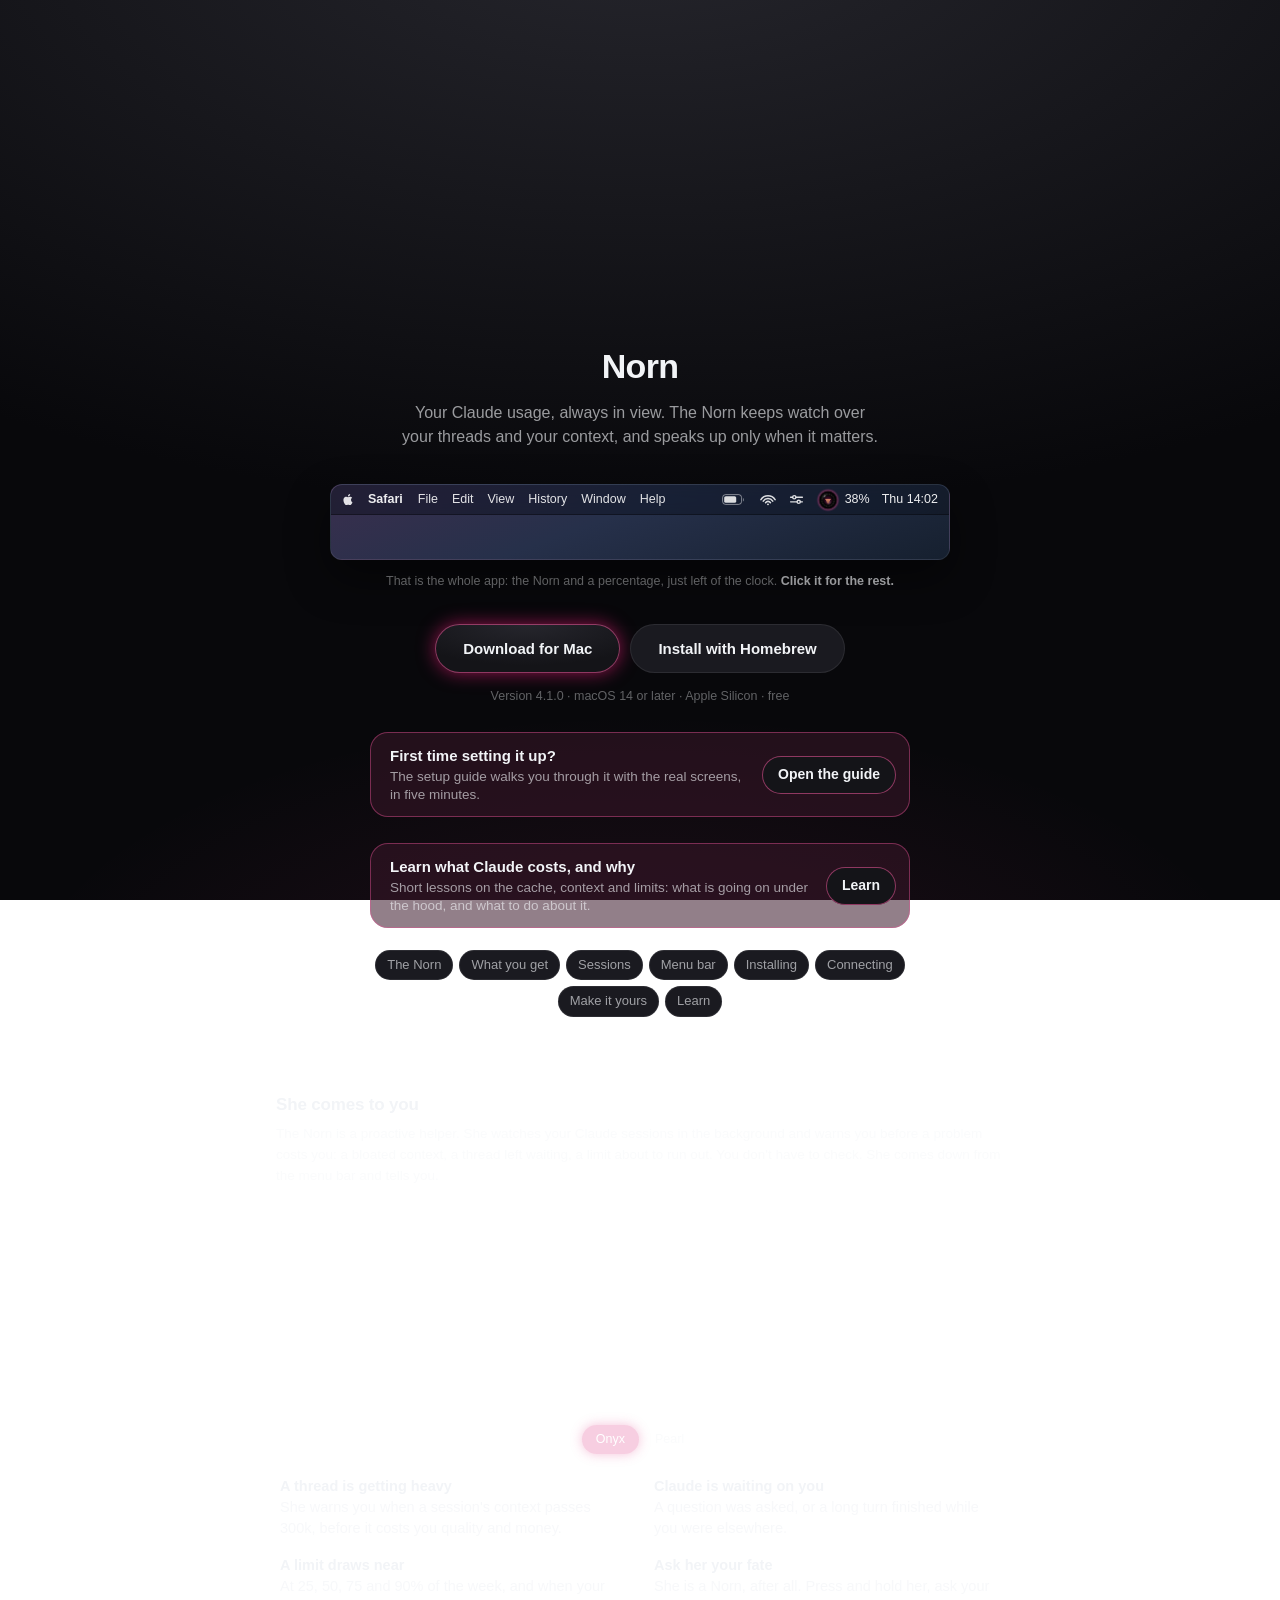
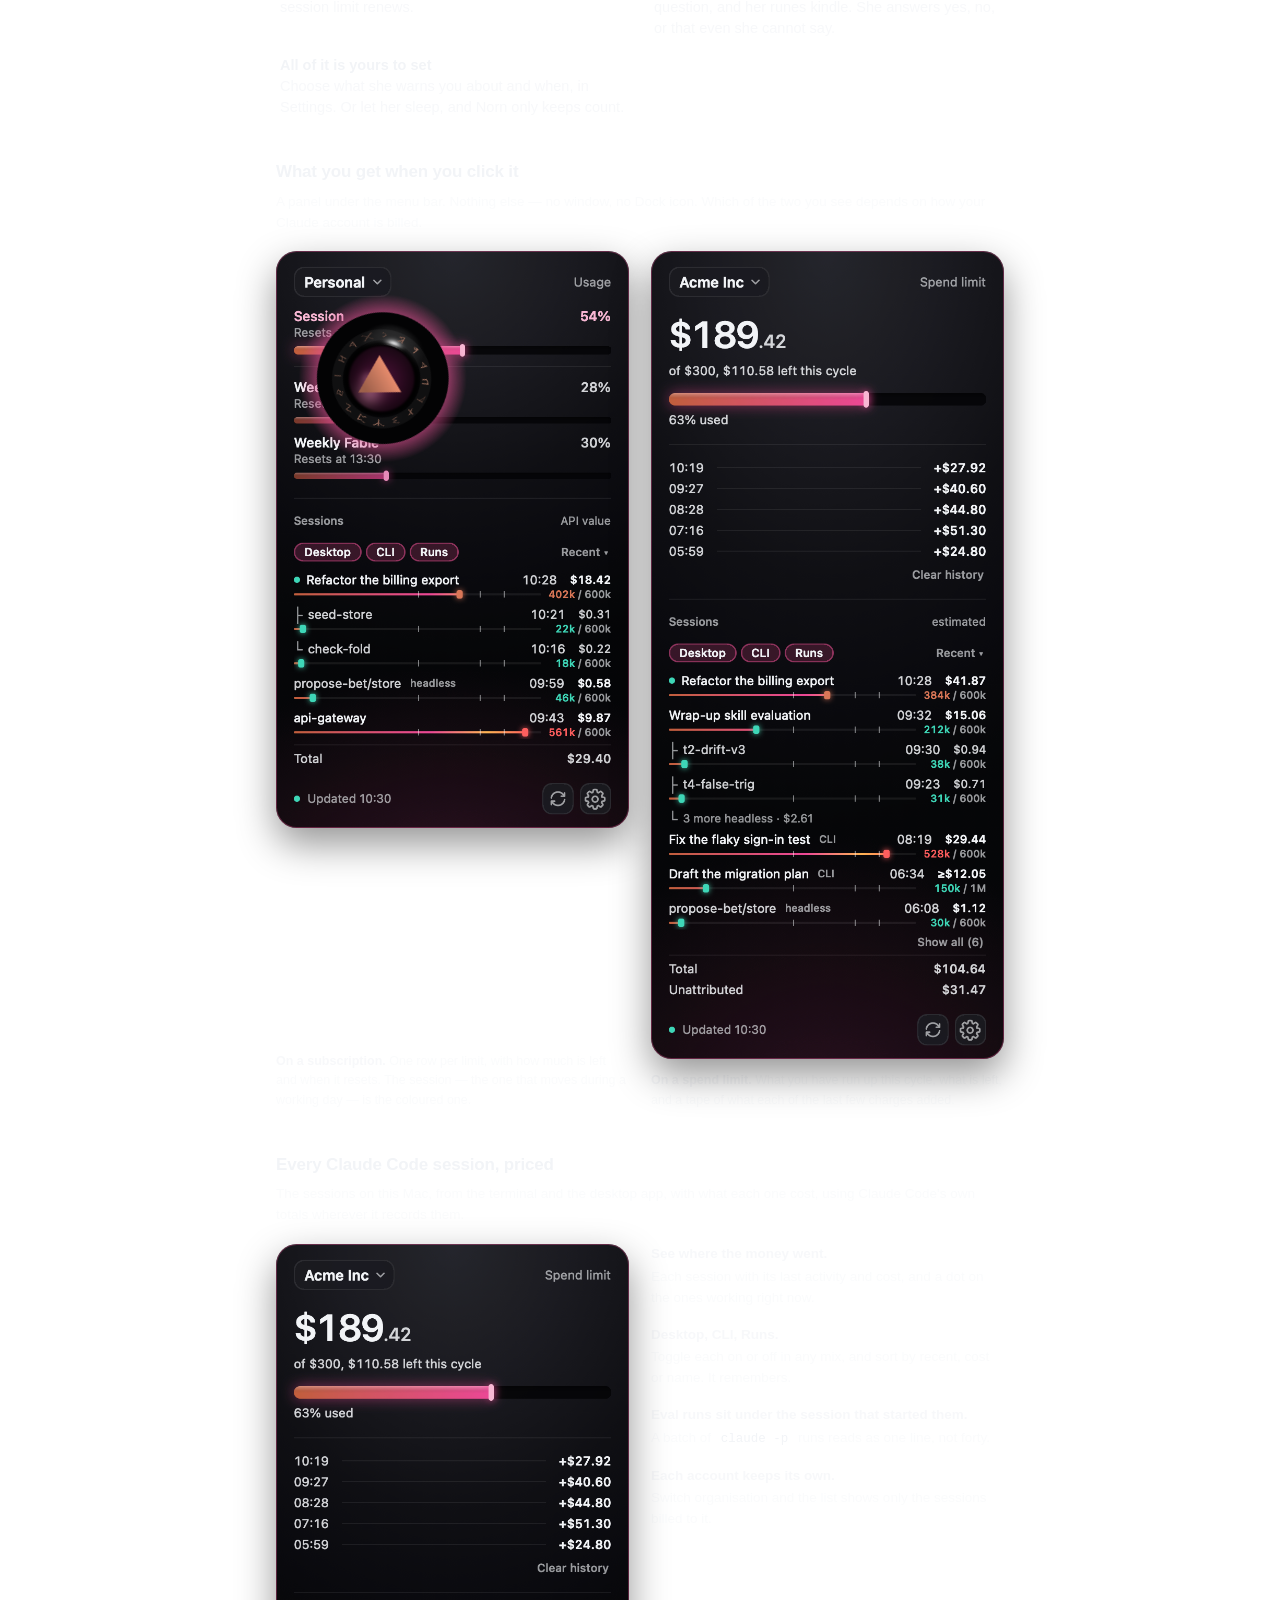
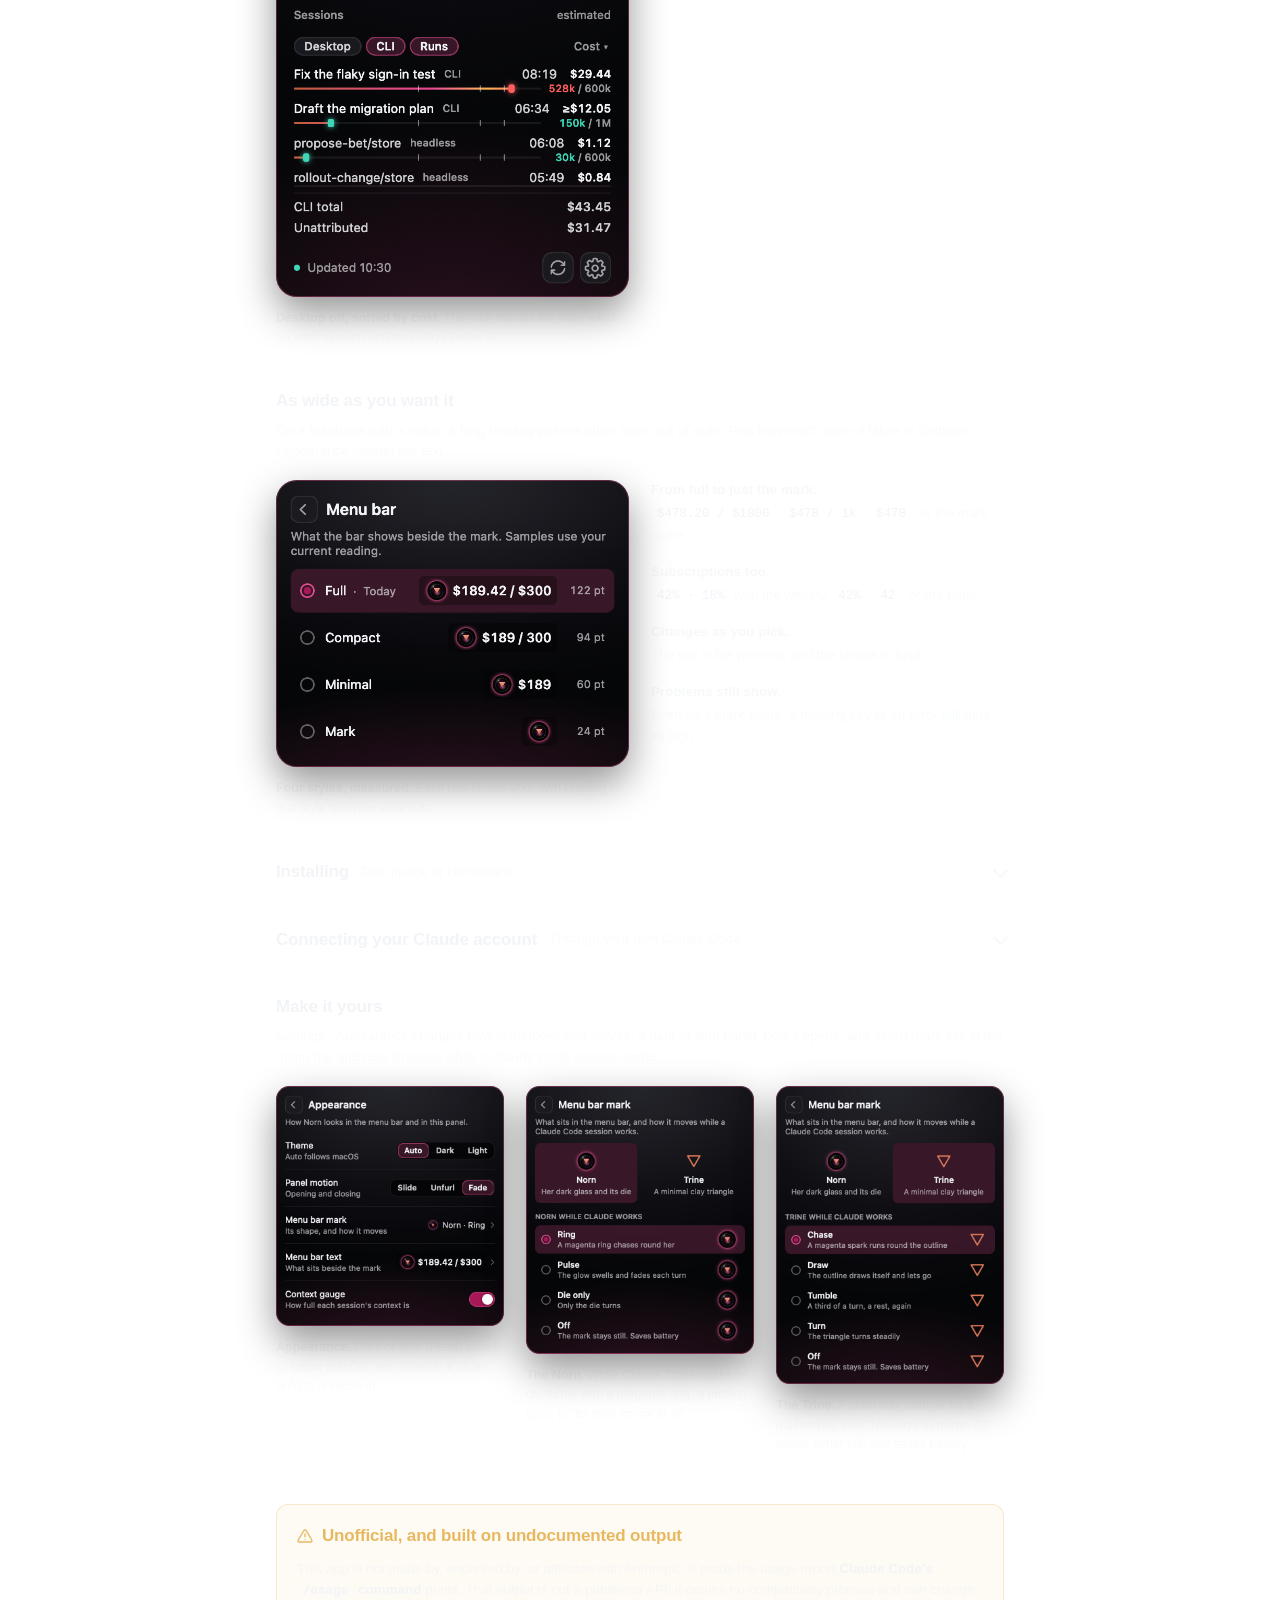
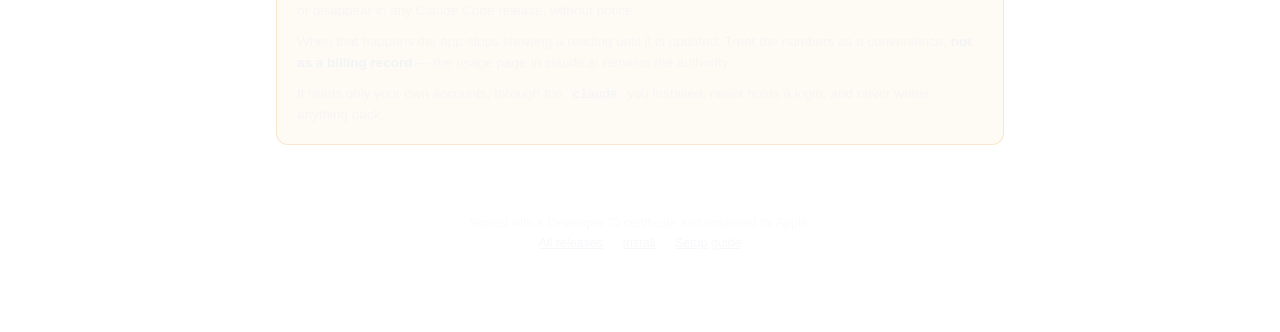
<file: index.html>
<!DOCTYPE html>
<html lang="en">
<head>
<meta charset="utf-8">
<meta name="viewport" content="width=device-width, initial-scale=1">
<title>Norn</title>
<meta name="description" content="Norn: a macOS menu-bar readout of your Claude usage.">
<meta property="og:title" content="Norn">
<meta property="og:description" content="Your claude.ai usage, in the menu bar.">
<meta property="og:type" content="website">
<meta property="og:url" content="https://tkachenkobogdan.github.io/norn/">
<link rel="icon" href="icon-128.png?v=4.1.0" sizes="128x128">
<style>
  :root {
    /* Onyx: the ball's shell, lit by its magenta. Clay is the die's alone and
       teal marks status only, so neither appears here as an accent. */
    --wall: #08080B;
    --wall-top: #26262D;
    --onyx: #141418;
    --magenta: #EC4896;
    --rim: rgba(226,80,146,.6);
    --aura: rgba(168,22,88,.85);
    --ink: #F2F4F7;
    --ink-2: rgba(242,244,247,.62);
    --ink-3: rgba(242,244,247,.38);
    --line: rgba(255,255,255,.10);
    --control: #1A1A20;
    --control-hover: #26262D;
    --control-edge: rgba(255,255,255,.08);
    --live: #3ED6B7;
    --warn: #E8B860;
    --font: -apple-system, BlinkMacSystemFont, "SF Pro Text", "Helvetica Neue", Arial, sans-serif;
    --mono: ui-monospace, SFMono-Regular, "SF Mono", Menlo, monospace;
  }
  * { box-sizing: border-box; }
  html { scroll-behavior: smooth; }
  body {
    margin: 0; font-family: var(--font); color: var(--ink);
    background:
      radial-gradient(900px 420px at 50% 112%, rgba(236,72,150,.10), rgba(236,72,150,0) 70%) fixed,
      radial-gradient(1200px 600px at 50% -10%, var(--wall-top), var(--wall)) fixed;
    -webkit-font-smoothing: antialiased; line-height: 1.55;
  }
  .wrap { max-width: 760px; margin: 0 auto; padding: 0 16px 80px; }

  /* ---- header ---- */
  header { text-align: center; padding: 72px 0 40px; }
  .mark { width: 88px; height: 88px; display: block; margin: 0 auto 22px; }
  /* The centrepiece: the Norn herself, as the app's shader draws her (ball@2x.png is a still of it, halo
     and all). She floats a little, and every few seconds her runes kindle: the lit still fades in over
     the resting one. Nothing here is redrawn by hand. */
  .orb { position: relative; width: min(330px, 80vw); aspect-ratio: 1; margin: -28px auto -34px; }
  .orb img { position: absolute; inset: 0; width: 100%; height: 100%; display: block; }
  .orb .lit { opacity: 0; animation: kindle 9s ease-in-out infinite; }
  @keyframes float { 0%, 100% { transform: translateY(0); } 50% { transform: translateY(-7px); } }
  @keyframes kindle { 0%, 52%, 100% { opacity: 0; } 62%, 78% { opacity: 1; } }
  @media (prefers-reduced-motion: reduce) { .orb, .orb .lit { animation: none; } }
  /* She comes down from the menu bar when the page opens. */
  .drop { will-change: transform; opacity: 0; }
  @media (prefers-reduced-motion: reduce) { .drop { opacity: 1; } .follower { transition: none !important; } }
  header h1 { margin-top: 0; }
  /* She comes to you: what she says, as three plain lines beside the two balls. */
  .norn { max-width: 720px; margin: 18px auto 0; }
  .norn .pair { display: flex; justify-content: center; }
  .twins { display: flex; justify-content: center; gap: 8px; margin: -8px 0 6px; }
  .twins figure { margin: 0; width: min(240px, 46vw); text-align: center; }
  .twins img { width: 100%; height: auto; display: block; margin-bottom: -22px; }
  /* The Onyx twin lifts out of her place and follows the page, then flies back when you return. */
  .follower { position: fixed; z-index: 50; pointer-events: none; left: 0; top: 0; will-change: transform; transform-origin: 50% 50%; }
  .follower img { position: absolute; inset: 0; width: 100%; height: 100%; display: block; }
  .follower .kindle { opacity: 0; animation: kindle 9s ease-in-out infinite; }
  .twins img { transition: opacity .25s ease; }
  .shell { display: inline-flex; gap: 2px; padding: 3px; margin-top: 6px; border-radius: 999px;
    background: rgba(255,255,255,.06); border: 1px solid rgba(255,255,255,.1); }
  .shell button { font: inherit; font-size: 12.5px; color: var(--ink-3); background: none; border: 0;
    padding: 5px 14px; border-radius: 999px; cursor: pointer; transition: background .2s, color .2s; }
  .shell button[aria-checked="true"] { color: #fff; background: rgba(226,80,146,.28);
    box-shadow: 0 0 12px rgba(226,80,146,.35); }
  /* Her words while she follows: the app's smoked-glass pane, bone ink, a clay accent. */
  .says { position: fixed; left: 0; top: 0; z-index: 49; width: 220px; padding: 13px 16px; border-radius: 14px;
    font-size: 13px; line-height: 1.45; color: #E8E0D0; background: rgba(16,13,12,.86);
    -webkit-backdrop-filter: blur(14px); backdrop-filter: blur(14px); pointer-events: none;
    box-shadow: inset 0 1px 0 rgba(240,230,216,.12), inset 0 0 0 1px rgba(240,230,216,.12), 0 12px 32px rgba(0,0,0,.6);
    opacity: 0; transform-origin: 50% 0; transition: opacity .25s ease, scale .45s cubic-bezier(.25,.9,.25,1), translate .45s cubic-bezier(.25,.9,.25,1);
    scale: .86; translate: 0 -8px; }
  .thread { position: fixed; z-index: 49; height: 1.5px; transform-origin: 0 50%; pointer-events: none; border-radius: 1px;
    background: linear-gradient(90deg, rgba(240,230,216,0), rgba(240,230,216,.67) 40%, #D97757);
    box-shadow: 0 0 6px rgba(217,119,87,.8); opacity: 0; transition: opacity .3s ease; }
  .thread.on { opacity: 1; }
  .says.on { opacity: 1; scale: 1; translate: 0 0; }
  .says b { color: #D97757; font-weight: 600; display: block; margin-bottom: 2px; }
  .twins figcaption { color: var(--ink-3); font-size: 12.5px; }
  .norn .pair figure { margin: 0; max-width: 340px; }
  .norn .pair img { width: 100%; height: auto; display: block; }
  .norn ul { list-style: none; margin: 0; padding: 0; display: grid; grid-template-columns: 1fr 1fr; gap: 16px 28px; }
  @media (max-width: 640px) { .norn ul { grid-template-columns: 1fr; } }
  .norn li b { display: block; color: var(--ink); font-weight: 600; }
  .norn li { color: var(--ink-2); font-size: 14.5px; line-height: 1.45; }
  @media (max-width: 640px) { .norn { grid-template-columns: 1fr; } }
  h1 { font-size: 34px; letter-spacing: -.02em; margin: 0 0 8px; }
  .tag { color: var(--ink-2); font-size: 16px; margin: 0 auto; max-width: 30em; }

  /* ---- menu-bar vignette: a real Mac menu bar, so the app's home is obvious ---- */
  .barwrap { margin: 34px auto 0; max-width: 620px; }
  .screen {
    border-radius: 12px; overflow: hidden;
    border: 1px solid var(--control-edge);
    box-shadow: 0 18px 44px rgba(0,0,0,.45);
    background: linear-gradient(160deg, #3A2F4E 0%, #26304A 45%, #16202F 100%);
  }
  .menubar {
    display: flex; align-items: center; gap: 0;
    height: 30px; padding: 0 11px;
    background: rgba(18,20,28,.55);
    backdrop-filter: saturate(180%) blur(20px);
    -webkit-backdrop-filter: saturate(180%) blur(20px);
    border-bottom: 1px solid rgba(0,0,0,.35);
    font-size: 12.5px; color: rgba(255,255,255,.92);
    white-space: nowrap;
  }
  .menubar .apple { width: 13px; height: 13px; margin-right: 13px; flex: 0 0 auto; opacity: .95; }
  .menubar .app { flex: 0 0 auto; }
  .menubar .app { font-weight: 700; }
  .menubar .menus {
    display: flex; gap: 14px; margin-left: 15px; color: rgba(255,255,255,.88);
    min-width: 0; overflow: hidden; flex: 0 1 auto;
  }
  .menubar .right { margin-left: auto; padding-left: 16px; flex: 0 0 auto;
                    display: flex; align-items: center; gap: 12px; }
  .menubar .right svg { display: block; opacity: .92; }
  /* our own status item: the mark, then the reading */
  .menubar .ours { display: flex; align-items: center; gap: 6px; font-variant-numeric: tabular-nums; }
  .menubar .ours svg { display: block; }
  /* The menu-bar mark: the same still of the app's shader as the Norn above, in the shell the switch picks. */
  .menubar .barmark { width: 24px; height: 24px; margin: -5px -1px -5px 0; flex: none; position: relative; }
  .menubar .barmark img { position: absolute; left: 50%; top: 50%; width: 34px; height: 34px; max-width: none;
    transform: translate(-50%, -50%); display: block; }
  .menubar .barmark .glow { opacity: 0; }
  /* The working ring, as the app draws it while Claude works: a magenta arc chasing round her. */
  .menubar .barmark .ring { position: absolute; inset: 0; border-radius: 50%; opacity: 0; pointer-events: none;
    background: conic-gradient(from 0deg, rgba(236,72,150,0) 0deg, rgba(236,72,150,.2) 120deg, #EC4896 300deg, #F8B7D3 340deg, rgba(236,72,150,0) 360deg);
    -webkit-mask: radial-gradient(circle, transparent 9.2px, #000 9.8px, #000 11.6px, transparent 12.2px);
            mask: radial-gradient(circle, transparent 9.2px, #000 9.8px, #000 11.6px, transparent 12.2px);
    filter: drop-shadow(0 0 2px rgba(236,72,150,.9)); }
  .menubar .clock { font-variant-numeric: tabular-nums; }
  /* the desktop below the bar, just enough to read as a screen */
  .screen .desktop { height: 44px; }
  .barcap { text-align: center; color: var(--ink-3); font-size: 12.5px; margin: 12px 0 0; }
  .barcap b { color: var(--ink-2); font-weight: 600; }
  @media (max-width: 560px) {
    .menubar .menus { display: none; }
  }

  /* ---- buttons ---- */
  /* The way in for newcomers: right under the download, as loud as the second button. */
  .guide-link { display: flex; align-items: center; gap: 14px; max-width: 540px; margin: 26px auto 0; padding: 12px 14px 12px 20px;
    border-radius: 18px; text-decoration: none; color: var(--ink); text-align: left;
    background: rgba(58,23,41,.55); box-shadow: inset 0 0 0 1px rgba(226,80,146,.45); transition: background .15s ease, box-shadow .15s ease; }
  .guide-link:hover { background: rgba(58,23,41,.8); box-shadow: inset 0 0 0 1px var(--magenta), 0 0 22px rgba(168,22,88,.45); }
  .guide-link img { width: 44px; height: 44px; flex: 0 0 auto; }
  .guide-link b { display: block; font-size: 15px; }
  .guide-link span span { display: block; color: var(--ink-2); font-size: 13.5px; line-height: 1.4; }
  .guide-link .go { margin-left: auto; flex: 0 0 auto; font-weight: 600; font-size: 14px; padding: 8px 16px; border-radius: 999px;
    background: var(--onyx); box-shadow: inset 0 0 0 1px var(--rim); }
  @media (max-width: 520px) { .guide-link { flex-wrap: wrap; } .guide-link .go { margin-left: 58px; } }
  .map { display: flex; flex-wrap: wrap; justify-content: center; gap: 6px; margin: 22px auto 0; max-width: 560px; }
  .map a { font-size: 13px; font-weight: 500; color: var(--ink-2); text-decoration: none; padding: 5px 12px; border-radius: 999px;
    background: var(--control); box-shadow: inset 0 0 0 1px var(--control-edge); }
  .map a:hover { color: var(--ink); background: var(--control-hover); }
  section[id] { scroll-margin-top: 16px; }

  /* Installing and Connecting fold away: the guide covers them step by step. */
  details.fold > summary { list-style: none; cursor: pointer; display: flex; align-items: center; gap: 12px; }
  details.fold > summary::-webkit-details-marker { display: none; }
  details.fold > summary h2 { margin: 0; }
  details.fold > summary .hint { color: var(--ink-3); font-size: 13.5px; }
  details.fold > summary::after { content: ""; margin-left: auto; width: 9px; height: 9px; flex: 0 0 auto;
    border-right: 2px solid var(--ink-2); border-bottom: 2px solid var(--ink-2); transform: rotate(45deg) translateY(-3px); transition: transform .2s ease; }
  details.fold[open] > summary::after { transform: rotate(225deg) translate(-2px, -2px); }
  details.fold > summary:hover h2 { color: var(--magenta); }
  details.fold[open] > summary { margin-bottom: 10px; }

  .cta { margin: 32px 0 10px; display: flex; gap: 10px; justify-content: center; flex-wrap: wrap; }
  .btn {
    display: inline-flex; align-items: center; gap: 8px;
    text-decoration: none; font-weight: 600; font-size: 15px;
    padding: 13px 28px; border-radius: 999px; border: 0; cursor: pointer;
    font-family: inherit; transition: background .15s ease, box-shadow .15s ease, transform .12s ease;
  }
  .btn:active { transform: scale(.95); }
  /* The one primary action: the onyx pill, rimmed in magenta, glowing like
     the ball's aura (Onyx.stylePrimary). */
  .btn-primary {
    color: var(--ink);
    background: radial-gradient(120% 140% at 50% 0%, #26262D, var(--onyx) 60%);
    box-shadow: inset 0 0 0 1px var(--rim), 0 0 18px var(--aura);
  }
  .btn-primary:hover { box-shadow: inset 0 0 0 1px var(--magenta), 0 0 24px var(--aura); }
  /* Everything else is a plain piece of the shell. */
  .btn-ghost {
    color: var(--ink); background: var(--control);
    box-shadow: inset 0 0 0 1px var(--control-edge);
  }
  .btn-ghost:hover { background: var(--control-hover); }
  .meta { color: var(--ink-3); font-size: 12.5px; margin-top: 14px; }

  /* ---- sections ---- */
  section { border-top: 1px solid var(--line); padding: 34px 0 6px; }
  h2 { font-size: 17px; margin: 0 0 6px; letter-spacing: -.01em; }
  .lede { color: var(--ink-3); font-size: 13.5px; margin: 0 0 18px; }
  ol { margin: 0; padding-left: 0; list-style: none; counter-reset: step; }
  ol li { counter-increment: step; position: relative; padding: 0 0 14px 34px; color: var(--ink-2); }
  ol li::before {
    content: counter(step); position: absolute; left: 0; top: 1px;
    width: 22px; height: 22px; border-radius: 11px; background: var(--control);
    box-shadow: inset 0 0 0 1px var(--control-edge);
    color: var(--ink-2); font-size: 12px; font-weight: 600;
    display: grid; place-items: center;
  }
  ol li b { color: var(--ink); font-weight: 600; }
  code { font-family: var(--mono); font-size: 12.5px; background: rgba(255,255,255,.08);
         padding: 1px 6px; border-radius: 5px; color: var(--ink); }
  .note { color: var(--ink-3); font-size: 13px; }
  a { color: var(--ink-2); }
  a:hover { color: var(--ink); }

  /* ---- install cards ---- */
  .ways { display: grid; gap: 14px; grid-template-columns: minmax(0, 1fr); }
  .way {
    background: rgba(255,255,255,.035); border: 1px solid var(--control-edge);
    border-radius: 12px; padding: 18px 18px 20px;
  }
  .way h3 { font-size: 14px; margin: 0 0 2px; display: flex; align-items: center; gap: 8px; }
  .way .for { color: var(--ink-3); font-size: 12.5px; margin: 0 0 14px; }
  .way ol li { font-size: 13.5px; padding-bottom: 11px; }

  /* ---- screenshots ---- */
  .shots { display: grid; gap: 22px; grid-template-columns: repeat(auto-fit, minmax(240px, 1fr)); }
  .shots-3 { grid-template-columns: repeat(auto-fit, minmax(200px, 1fr)); align-items: start; }
  /* The two panels are different heights, so the captions are pushed to a shared
     bottom edge rather than each hanging off its own image. */
  .shot { display: flex; }
  .shot figure { margin: 0; display: flex; flex-direction: column; width: 100%; container-type: inline-size; }
  .shot figcaption { margin-top: auto; }
  /* The snapshot is the panel rendered square, with its own straight magenta
     hairline along the edges. The frame rounds it as the real 20 pt shell is
     rounded (20 pt of a 340 pt panel, at any width), crops that hairline (2 px
     of 680) so it can't break at the corners, and draws the one rim inside. */
  .frame { position: relative; display: block; overflow: hidden;
    border-radius: 20px; border-radius: calc(100cqw * 20 / 340); box-shadow: 0 16px 38px rgba(0,0,0,.42); }
  .frame::after { content: ""; position: absolute; inset: 0; border-radius: inherit; pointer-events: none;
    box-shadow: inset 0 0 0 1px rgba(226,80,146,.38); }
  .frame img { display: block; width: calc(100% * 680 / 676); max-width: none; height: auto; margin: calc(-100% * 2 / 676); }
  .shot figcaption { color: var(--ink-3); font-size: 12.5px; padding-top: 12px; }
  .shot figcaption b { color: var(--ink-2); font-weight: 600; }
  .sessions { display: grid; gap: 22px; grid-template-columns: repeat(auto-fit, minmax(240px, 1fr)); align-items: start; }
  .points { list-style: none; margin: 0; padding: 0; display: grid; gap: 16px; }
  .points li { color: var(--ink-3); font-size: 13.5px; }
  .points b { display: block; color: var(--ink-2); font-weight: 600; margin-bottom: 2px; }

  /* ---- copy field ---- */
  .copy { display: flex; align-items: stretch; gap: 0; margin: 0 0 12px; }
  .copy pre {
    flex: 1; min-width: 0; margin: 0;
    background: rgba(0,0,0,.30); border: 1px solid var(--line); border-right: 0;
    border-radius: 9px 0 0 9px; padding: 11px 12px; overflow-x: auto;
  }
  .copy pre code { background: none; padding: 0; font-size: 12px; white-space: pre; }
  .copy button {
    flex: 0 0 auto; width: 74px; cursor: pointer; font-family: inherit;
    font-size: 12px; font-weight: 600; color: var(--ink-2);
    background: var(--control); border: 1px solid var(--line);
    border-radius: 0 9px 9px 0; transition: color .15s ease, background .15s ease;
  }
  .copy button:hover { color: var(--ink); background: rgba(255,255,255,.11); }
  .copy button.done { color: #F8B7D3; }

  /* ---- disclaimer ---- */
  .disclaimer {
    border: 1px solid rgba(232,184,96,.28); background: rgba(232,184,96,.07);
    border-radius: 12px; padding: 18px 20px; margin-top: 8px;
  }
  .disclaimer h2 { display: flex; align-items: center; gap: 9px; color: var(--warn); margin-bottom: 10px; }
  .disclaimer h2 svg { width: 16px; height: 16px; flex: 0 0 auto; }
  .disclaimer p { color: var(--ink-2); font-size: 13.5px; margin: 0 0 10px; }
  .disclaimer p:last-child { margin-bottom: 0; }
  .disclaimer strong { color: var(--ink); font-weight: 600; }

  footer { border-top: 1px solid var(--line); margin-top: 40px; padding-top: 22px;
           color: var(--ink-3); font-size: 12.5px; text-align: center; }
  footer a { margin: 0 8px; }

  /* ---- reveal ---- */
  .reveal { opacity: 0; transform: translateY(14px); transition: opacity .5s ease, transform .5s ease; }
  .reveal.in { opacity: 1; transform: none; }
  @media (prefers-reduced-motion: reduce) {
    html { scroll-behavior: auto; }
    .reveal { opacity: 1; transform: none; transition: none; }
    .btn:hover { transform: none; }
  }
</style>
</head>
<body>
<div class="wrap">

<header>
  <!-- The Norn herself: stills of the app's own shader ball (SPENDBAR_BALL_STILL), resting and with her
       runes lit. The same ball that comes down from the menu bar. -->
  <div class="drop"><div class="orb" role="img" aria-label="The Norn: black glass, a clay die and a ring of runes">
    <img src="ball@2x.png?v=4.1.0" width="1140" height="1140" alt="" fetchpriority="high">
    <img class="lit" src="ball-lit@2x.png?v=4.1.0" width="1140" height="1140" alt="">
  </div></div>

  <h1>Norn</h1>
  <p class="tag">Your Claude usage, always in view. The Norn keeps watch over
     your threads and your context, and speaks up only when it matters.</p>

  <!-- Where the app actually lives: the right-hand end of your Mac's menu bar,
       to the left of the clock, whatever app you happen to be in. -->
  <div class="barwrap" aria-hidden="true">
    <div class="screen">
      <div class="menubar">
        <svg class="apple" viewBox="0 0 16 16" fill="currentColor">
          <path d="M11.05 8.47c-.02-1.72 1.4-2.55 1.47-2.59-.8-1.17-2.05-1.33-2.5-1.35-1.06-.11-2.07.62-2.61.62-.54 0-1.37-.61-2.25-.59-1.16.02-2.23.67-2.83 1.71-1.21 2.09-.31 5.19.87 6.89.58.83 1.26 1.76 2.16 1.73.87-.04 1.2-.56 2.25-.56s1.35.56 2.27.54c.94-.02 1.53-.85 2.1-1.68.66-.96.93-1.9.95-1.95-.02-.01-1.82-.7-1.84-2.77zM9.33 3.4c.48-.58.8-1.39.71-2.2-.69.03-1.52.46-2.02 1.04-.44.51-.83 1.34-.73 2.13.77.06 1.56-.39 2.04-.97z"/>
        </svg>
        <span class="app">Safari</span>
        <span class="menus">
          <span>File</span><span>Edit</span><span>View</span>
          <span>History</span><span>Window</span><span>Help</span>
        </span>

        <span class="right">
          <!-- battery -->
          <svg width="25" height="13" viewBox="0 0 25 13" fill="none">
            <rect x=".6" y="1.6" width="19" height="9.8" rx="3" stroke="currentColor" stroke-opacity=".55"/>
            <rect x="2.2" y="3.2" width="12" height="6.6" rx="1.6" fill="currentColor"/>
            <path d="M21.2 5v3.5a2.4 2.4 0 0 0 0-3.5z" fill="currentColor" fill-opacity=".55"/>
          </svg>
          <!-- wi-fi: three arcs of a common centre over a dot, drawn to the same
               proportions as the system symbol rather than copied from it -->
          <svg width="18" height="13" viewBox="0 0 18 13" fill="none"
               stroke="currentColor" stroke-width="1.55" stroke-linecap="round">
            <path d="M1.91 6.57A8.55 8.55 0 0 1 16.09 6.57"/>
            <path d="M4.23 8.13A5.75 5.75 0 0 1 13.77 8.13"/>
            <path d="M6.55 9.70A2.95 2.95 0 0 1 11.45 9.70"/>
            <circle cx="9.00" cy="11.35" r="0.96" fill="currentColor" stroke="none"/>
          </svg>
          <!-- control centre -->
          <svg width="15" height="13" viewBox="0 0 15 13" fill="none" stroke="currentColor"
               stroke-width="1.35" stroke-linecap="round">
            <path d="M1.6 4.2h1.9M7.1 4.2h6.3"/>
            <path d="M1.6 8.8h6.3M11.5 8.8h1.9"/>
            <circle cx="5.3" cy="4.2" r="1.6"/>
            <circle cx="9.7" cy="8.8" r="1.6"/>
          </svg>

          <!-- this app. It sits here, just left of the clock. -->
          <span class="ours">
            <span id="barMark" class="barmark"><img data-shell src="ball@2x.png?v=4.1.0" width="1140" height="1140" alt=""><img class="glow" src="ball-lit@2x.png?v=4.1.0" width="1140" height="1140" alt=""><i class="ring"></i></span>
            <span>38%</span>
          </span>

          <span class="clock">Thu 14:02</span>
        </span>
      </div>
      <div class="desktop"></div>
    </div>
    <p class="barcap">That is the whole app: the Norn and a percentage, just
       left of the clock. <b>Click it for the rest.</b></p>
  </div>

  <p class="cta">
    <a class="btn btn-primary"
       href="https://github.com/TkachenkoBogdan/homebrew-tap/releases/latest/download/Norn.dmg">
      Download for Mac
    </a>
    <a class="btn btn-ghost" href="#homebrew">Install with Homebrew</a>
  </p>
  <p class="meta">Version 4.1.0 · macOS 14 or later · Apple Silicon · free</p>
  <a class="guide-link" href="guide.html">
    <span><b>First time setting it up?</b>
      <span>The setup guide walks you through it with the real screens, in five minutes.</span></span>
    <span class="go">Open the guide</span>
  </a>
  <a class="guide-link" href="learn/">
    <span><b>Learn what Claude costs, and why</b>
      <span>Short lessons on the cache, context and limits: what is going on under the hood, and what to do about it.</span></span>
    <span class="go">Learn</span>
  </a>
  <nav class="map" aria-label="On this page">
    <a href="#norn">The Norn</a><a href="#look">What you get</a><a href="#sessions">Sessions</a><a href="#menubar">Menu bar</a>
    <a href="#install">Installing</a><a href="#connect">Connecting</a><a href="#yours">Make it yours</a><a href="learn/">Learn</a>
  </nav>
</header>

<section class="reveal" id="norn">
  <h2>She comes to you</h2>
  <p class="lede">The Norn is a proactive helper. She watches your Claude sessions in the background and warns you before a problem costs you: a bloated context, a thread left waiting, a limit about to run out. You don't have to check. She comes down from the menu bar and tells you.</p>
  <div class="twins">
    <figure><img src="ball@2x.png?v=4.1.0" width="1140" height="1140" loading="lazy" alt="The Norn">
      <div class="shell" role="radiogroup" aria-label="Appearance">
        <button role="radio" aria-checked="true" data-src="ball@2x.png?v=4.1.0">Onyx</button>
        <button role="radio" aria-checked="false" data-src="ball-pearl@2x.png?v=4.1.0">Pearl</button>
      </div></figure>
    <link rel="preload" as="image" href="ball-pearl@2x.png?v=4.1.0">
  </div>
  <div class="norn">
    <ul>
      <li><b>A thread is getting heavy</b>She warns you when a session's context passes 300k, before it costs you quality and money.</li>
      <li><b>Claude is waiting on you</b>A question was asked, or a long turn finished while you were elsewhere.</li>
      <li><b>A limit draws near</b>At 25, 50, 75 and 90% of the week, and when your session limit renews.</li>
      <li><b>Ask her your fate</b>She is a Norn, after all. Press and hold her, ask your question, and her runes kindle. She answers yes, no, or that even she cannot say.</li>
      <li><b>All of it is yours to set</b>Choose what she warns you about and when, in Settings. Or let her sleep, and Norn only keeps count.</li>
    </ul>
  </div>
</section>

<section class="reveal" id="look">
  <h2>What you get when you click it</h2>
  <p class="lede">A panel under the menu bar. Nothing else — no window, no Dock icon.
     Which of the two you see depends on how your Claude account is billed.</p>
  <div class="shots">
    <div class="shot">
      <figure>
        <span class="frame"><img src="popover@2x.png?v=4.1.0" width="680" height="1108" loading="lazy"
             alt="The panel on a subscription: an organisation picker, then Session 54%,
                  Weekly 28% and Weekly Fable 30%, each with a meter and a reset time,
                  then the Sessions list at API value."></span>
        <figcaption><b>On a subscription.</b> One row per limit, with how much is
          left and when it resets. The session — the one that moves during a
          working day — is the coloured one.</figcaption>
      </figure>
    </div>
    <div class="shot">
      <figure>
        <span class="frame"><img src="ledger@2x.png?v=4.1.0" width="680" height="1552" loading="lazy"
             alt="The panel on a spend limit: $189.42 of $300, $110.58 left this cycle,
                  63% used, a tape of the five most recent charges, and the Sessions list."></span>
        <figcaption><b>On a spend limit.</b> What you have run up this cycle, what
          is left, and a tape of what each of the last few charges added.</figcaption>
      </figure>
    </div>
  </div>
</section>

<section class="reveal" id="sessions">
  <h2>Every Claude Code session, priced</h2>
  <p class="lede">The sessions on this Mac, from the terminal and the desktop app,
     with what each one cost, using Claude Code's own totals wherever it records them.</p>
  <div class="sessions">
    <div class="shot">
      <figure>
        <span class="frame"><img src="sessions@2x.png?v=4.1.0" width="680" height="1254" loading="lazy"
             alt="The Sessions list with Desktop off, sorted by cost: two terminal sessions,
                  two headless runs, a CLI total, and the part of the bill no session explains."></span>
        <figcaption><b>Desktop off, sorted by cost.</b> The total follows the
          filter; what no local session explains stays below it.</figcaption>
      </figure>
    </div>
    <ul class="points">
      <li><b>See where the money went.</b> Each session with its last activity
        and cost, and a dot on the ones working right now.</li>
      <li><b>Desktop, CLI, Runs.</b> Toggle each on or off in any mix, and sort
        by recent, cost or name. It remembers.</li>
      <li><b>Eval runs sit under the session that started them.</b> A batch of
        <code>claude -p</code> runs reads as one line, not forty.</li>
      <li><b>Each account keeps its own.</b> Switch organisation and the list
        shows only the sessions billed to it.</li>
    </ul>
  </div>
</section>

<section class="reveal" id="menubar">
  <h2>As wide as you want it</h2>
  <p class="lede">On a MacBook with a notch, a long reading pushes other icons out of sight.
     Pick how much room it takes in Settings › Appearance › Menu bar text.</p>
  <div class="sessions">
    <div class="shot">
      <figure>
        <span class="frame"><img src="menubar@2x.png?v=4.1.0" width="680" height="554" loading="lazy"
             alt="The Menu bar text screen: Full $189.42 / $300 (today's look, 119 pt),
                  Compact $189 / 300 (91 pt), Minimal $189 (57 pt) and Mark, the mark alone (24 pt)."></span>
        <figcaption><b>Four styles, measured.</b> Each row shows your own reading in
          that style and how wide it is.</figcaption>
      </figure>
    </div>
    <ul class="points">
      <li><b>From full to just the mark.</b> <code>$478.20 / $1000</code>,
        <code>$478 / 1k</code>, <code>$478</code>, or the mark alone.</li>
      <li><b>Subscriptions too.</b> <code>42% · 18%</code> with the weekly,
        <code>42%</code>, <code>42</code>, or the mark.</li>
      <li><b>Changes as you pick.</b> The bar is the preview, and the choice is kept.</li>
      <li><b>Problems still show.</b> Even as a mark alone, a missing key or an
        error still gets its sign.</li>
    </ul>
  </div>
</section>

<section class="reveal" id="install">
<details class="fold">
  <summary><h2>Installing</h2><span class="hint">Disk image or Homebrew</span></summary>
  <p class="lede">Two ways in. They install the same app — pick whichever you are
     comfortable with. Either way it keeps itself up to date: new versions
     download in the background and install while the panel is closed.</p>

  <div class="ways">
    <div class="way">
      <h3>Disk image</h3>
      <p class="for">No terminal needed.</p>
      <ol>
        <li>Open the downloaded <b>Norn.dmg</b>.</li>
        <li>Drag <b>Norn</b> onto the <b>Applications</b> folder in
            the same window.</li>
        <li>Open your <b>Applications</b> folder and double-click
            <b>Norn</b>.</li>
      </ol>
      <p class="note">Nothing to download again — the app updates itself.</p>
    </div>
    <div class="way" id="homebrew">
      <h3>Homebrew</h3>
      <p class="for">If you already use <code>brew</code>.</p>
      <div class="copy">
        <pre><code id="cmd-install">brew install --cask tkachenkobogdan/tap/norn</code></pre>
        <button type="button" data-copy="cmd-install">Copy</button>
      </div>
      <p class="note">On 1.4.3 or earlier? Upgrade once by hand; from 1.5.0 on it
         updates itself:</p>
      <div class="copy" style="margin-top:8px">
        <pre><code id="cmd-upgrade">brew upgrade --cask norn</code></pre>
        <button type="button" data-copy="cmd-upgrade">Copy</button>
      </div>
      <p class="note" style="margin-top:14px">Homebrew installs it but does not
         start it. To open it the first time:</p>
      <ol style="margin-top:10px">
        <li>Open your <b>Applications</b> folder in Finder.</li>
        <li>Double-click <b>Norn</b>.</li>
      </ol>
      <p class="note">Or from the same terminal:</p>
      <div class="copy" style="margin-top:8px">
        <pre><code id="cmd-open">open -a Norn</code></pre>
        <button type="button" data-copy="cmd-open">Copy</button>
      </div>
      <p class="note">Spotlight will not find it until macOS has indexed it, so
         use Finder or the command above rather than ⌘Space.</p>
    </div>

  </div>

  <p class="note" style="margin-top:18px">Nothing appears in the Dock — look for
     the Norn in the menu bar, at the top right of your screen. The app
     adds itself to your login items the first time it runs, so it is there after
     a restart. You can turn that off in its settings.</p>
</details>
</section>

<section class="reveal" id="connect">
<details class="fold">
  <summary><h2>Connecting your Claude account</h2><span class="hint">Through your own Claude Code</span></summary>
  <p class="lede">The app reads your usage through <b>your own Claude Code</b>, which
     already knows your plan and limits. It never asks for, stores or sends a login.</p>
  <div class="shot" style="max-width:340px;margin:0 auto 22px">
    <figure>
      <span class="frame"><img src="connect@2x.png?v=4.1.0" width="680" height="836" loading="lazy"
           alt="The Connect screen: Norn runs your claude to ask for usage, found two
                accounts, never reads, stores or sends a login, and never talks to claude.ai."></span>
    </figure>
  </div>
  <ol>
    <li>Install the <a href="https://code.claude.com/docs/en/setup">Claude Code CLI</a>,
        or the <a href="https://claude.ai/download">Claude app</a>, which carries its own copy.</li>
    <li>Sign in to Claude Code once, in Terminal: <code>claude auth login</code>.</li>
    <li>Click the Norn in the menu bar and press <b>Connect</b>.</li>
  </ol>
  <p class="note">New to Claude Code or Terminal? The <a href="guide.html">setup guide</a>
     walks through every step with the real screens.</p>
  <p class="note">Not signed in yet? The panel shows the exact command, and
     <b>Open Terminal</b> types it for you to run. Coming from 1.x: your old session
     key is deleted from the Keychain on first launch.</p>
</details>
</section>

<section class="reveal" id="yours">
  <h2>Make it yours</h2>
  <p class="lede">Settings › Appearance changes how Norn looks and moves: a dark or
     light panel, how it opens, and which mark sits in the menu bar and how it
     moves while a Claude Code session works.</p>
  <div class="shots shots-3">
    <div class="shot">
      <figure>
        <span class="frame"><img src="appearance@2x.png?v=4.1.0" width="680" height="716" loading="lazy"
             alt="Appearance settings: Theme Auto, Dark or Light; Panel motion Slide, Unfurl or Fade;
                  Menu bar mark Ball with Ring; Menu bar text; Context gauge."></span>
        <figcaption><b>Appearance.</b> Dark or light (Pearl) panel, or follow macOS,
          and whether it slides, unfurls or fades in.</figcaption>
      </figure>
    </div>
    <div class="shot">
      <figure>
        <span class="frame"><img src="mark-ball@2x.png?v=4.1.0" width="680" height="798" loading="lazy"
             alt="Menu bar mark: Ball chosen. While Claude works: Ring, Pulse, Die only or Off."></span>
        <figcaption><b>The Norn.</b> While Claude Code works its die turns: with a
          magenta ring, a pulsing glow, on its own, or not at all.</figcaption>
      </figure>
    </div>
    <div class="shot">
      <figure>
        <span class="frame"><img src="mark-trine@2x.png?v=4.1.0" width="680" height="888" loading="lazy"
             alt="Menu bar mark: Trine chosen. While Claude works: Chase, Draw, Tumble, Turn or Off."></span>
        <figcaption><b>The Trine.</b> A plain clay triangle for a quieter bar, with
          five ways to move. <i>Off</i> keeps either still and saves battery.</figcaption>
      </figure>
    </div>
  </div>
</section>

<section class="reveal">
  <div class="disclaimer">
    <h2>
      <svg viewBox="0 0 24 24" fill="none" stroke="currentColor" stroke-width="2"
           stroke-linecap="round" stroke-linejoin="round" aria-hidden="true">
        <path d="M10.29 3.86 1.82 18a2 2 0 0 0 1.71 3h16.94a2 2 0 0 0 1.71-3L13.71 3.86a2 2 0 0 0-3.42 0z"/>
        <line x1="12" y1="9" x2="12" y2="13"/><line x1="12" y1="17" x2="12.01" y2="17"/>
      </svg>
      Unofficial, and built on undocumented output
    </h2>
    <p>This app is not made by, endorsed by, or affiliated with Anthropic. It reads
       the usage report <strong>Claude Code's <code>/usage</code> command</strong> prints.
       That output is not a published API: it carries no compatibility promise and can
       change or disappear in any Claude Code release, without notice.</p>
    <p>When that happens the app stops showing a reading until it is updated. Treat
       the numbers as a convenience, <strong>not as a billing record</strong> — the
       usage page in claude.ai remains the authority.</p>
    <p>It reads only your own accounts, through the <code>claude</code> you installed,
       never holds a login, and never writes anything back.</p>
  </div>
</section>

<footer>
  Signed with a Developer ID certificate and notarised by Apple.<br>
  <a href="https://github.com/TkachenkoBogdan/homebrew-tap/releases">All releases</a>·<a href="#install">Install</a>·<a href="guide.html">Setup guide</a>
</footer>

</div>

<script>
  // One Norn, two shells: Onyx by default, Pearl on the switch.
  (function () {
    var img = document.querySelector('.twins img');
    document.querySelectorAll('.shell button').forEach(function (b) {
      b.addEventListener('click', function () {
        document.querySelectorAll('.shell button').forEach(function (o) { o.setAttribute('aria-checked', o === b); });
        img.style.opacity = 0;
        setTimeout(function () {
          img.src = b.dataset.src;
          if (window.nornFace) window.nornFace(b.dataset.src);
          document.querySelectorAll('img[data-shell]').forEach(function (i) { i.src = b.dataset.src; });
          img.style.opacity = '';
        }, 180);
        try { localStorage.setItem('norn-shell', /pearl/.test(b.dataset.src) ? 'pearl' : 'onyx'); } catch (e) {}
      });
    });
    // Remember the pick between visits and carry it to the guide.
    setTimeout(function () {
      try { if (localStorage.getItem('norn-shell') === 'pearl') document.querySelectorAll('.shell button')[1].click(); } catch (e) {}
    }, 0);
  })();

  // The Norn moves as she does in the app (DropTuning, BallDrop+Motion): an overdamped spring (stiffness 7
  // over a 2 s fall), one whole turn, a flutter (5 pt, 7 a second, dying over 1.2 s), a rock (0.26 rad,
  // 1.15 Hz, damping 2.6), then a hover: sway ±6 pt every 4 s, float 15 pt every 8 s.
  (function () {
    var reduce = matchMedia('(prefers-reduced-motion: reduce)').matches;
    var TAU = Math.PI * 2, W = 3.5;                         // 7 over a 2 s fall
    function settle(t) { var k = 7; return (1 - (1 + k * t) * Math.exp(-k * t)) / (1 - 8 * Math.exp(-7)); }
    function flutter(t) { return t < 0 || t > 1.2 ? 0 : 5 * Math.exp(-3 * t) * Math.sin(TAU * 7 * t); }
    function rock(t) { return t < 0 || t > 1.9 ? 0 : -0.26 * Math.exp(-2.6 * t) * Math.sin(TAU * 1.15 * t); }
    function hover(t, k) {                                     // k scales the reach to the ball's size
      return { x: 6 * k * Math.sin(TAU * t / 4), y: 15 * k * (Math.cos(TAU * t / 8) * 0.5 - 1 / 6) };
    }

    // One Norn on the whole page. She falls from the top into the hero's place, and from there moves
    // between her places as you scroll: the hero, "She comes to you", and a dock at the column's left
    // edge everywhere else. Each place sets her size. The places keep their layout but show nothing.
    var spots = [document.querySelector('.orb'), document.querySelector('.twins img')];
    var heroLit = document.querySelector('.orb .lit');
    var f = document.createElement('div'); f.className = 'follower';
    var face = new Image(); face.src = spots[1].getAttribute('src'); face.alt = '';
    var lit = new Image(); lit.src = heroLit.getAttribute('src'); lit.alt = ''; lit.className = 'kindle';
    f.appendChild(face); f.appendChild(lit); document.body.appendChild(f);
    f.style.pointerEvents = 'auto'; f.style.cursor = 'pointer'; f.style.touchAction = 'manipulation';

    // Touch her, as in the app (BallDrop+GentleTap, +Prophecy). A tap gets one of her small answers;
    // a hold heats her until she glows, and letting go hot gets a yes, a no, or an "I don't know".
    var TAPS = {
      nod: { y: [[0, 0], [.35, -4], [.7, 1], [1, 0]], len: .52 },
      floatUp: { y: [[0, 0], [.4, -5], [1, 0]], len: .85 },
      turn: { a: [[0, 0], [.45, -12], [1, 0]], len: .9 },
      breath: { sc: [[0, 0], [.4, .04], [1, 0]], len: .7 },
      beat: { sc: [[0, 0], [.15, .035], [.35, 0], [.5, .02], [.75, 0], [1, 0]], len: .7 },
      drift: { x: [[0, 0], [.35, 4], [.7, -1.5], [1, 0]], len: 1 }
    };
    var ANSWERS = {
      yes: ['Yes. I have seen it', 'Yes. It has held before', 'Yes. The thread holds', 'Yes. Ship it, then',
            'Yes. It is already done', 'Yes, and soon', 'Yes. I would not wait', 'Yes. The well is clear'],
      no: ['No. I remember why', 'No. Not this turn', 'No. It frayed last time', 'No. Let it rest',
           'No. Wait until it renews', 'No. That is spent', 'No. Twice was enough', 'No, and you know it'],
      unknown: ["I don't know. Ask again", "I can't say. Not yet", "I can't say. It's murky", "I don't know this one",
                'Unsure. Let me cool', 'I have not seen this', 'It could go either way', 'Unknown, even to me']
    };
    var flash = -1e9, tap = null, holding = false, holdAt = 0, heat = 0, answer = null, lastLine = '';
    function key(track, u) {
      if (!track) return 0;
      for (var i = 1; i < track.length; i++) if (u <= track[i][0]) {
        var a = track[i - 1], b = track[i], q = (u - a[0]) / (b[0] - a[0]); q = q * q * (3 - 2 * q);
        return a[1] + (b[1] - a[1]) * q;
      }
      return 0;
    }
    function tapOffset(now) {
      if (!tap) return { x: 0, y: 0, a: 0, sc: 0 };
      var u = (now - tap.at) / 1000 / tap.k.len; if (u >= 1) { tap = null; return { x: 0, y: 0, a: 0, sc: 0 }; }
      return { x: key(tap.k.x, u), y: key(tap.k.y, u), a: key(tap.k.a, u) * Math.PI / 180, sc: key(tap.k.sc, u) };
    }
    function ask() {
      var roll = Math.floor(Math.random() * 8), v = roll < 3 ? 'yes' : roll < 6 ? 'no' : 'unknown';
      var lines = ANSWERS[v].filter(function (l) { return l !== lastLine; });
      lastLine = lines[Math.floor(Math.random() * lines.length)];
      return { v: v, line: lastLine };
    }
    f.addEventListener('pointerdown', function (e) {
      e.preventDefault(); holding = true; holdAt = performance.now();
      try { f.setPointerCapture(e.pointerId); } catch (x) {}
    });
    function release() {
      if (!holding) return; holding = false;
      var now = performance.now();
      if (heat >= 1) { var a2 = ask(); answer = { v: a2.v, line: a2.line, at: now + 300, until: now + 4300 }; }
      else { var names = Object.keys(TAPS); tap = { k: TAPS[names[Math.floor(Math.random() * names.length)]], at: now }; flash = now; }
    }
    f.addEventListener('pointerup', release); f.addEventListener('pointercancel', release);
    function litOf(src) { return /pearl/.test(src) ? 'ball-pearl-lit@2x.png?v=4.1.0' : 'ball-lit@2x.png?v=4.1.0'; }
    window.nornFace = function (src) { face.src = src; lit.src = litOf(src);
      var g = document.querySelector('#barMark .glow'); if (g) g.src = litOf(src); };
    document.querySelectorAll('.orb img, .twins img').forEach(function (i) { i.style.visibility = 'hidden'; });
    document.querySelector('.drop').style.opacity = 1;

    function rect(el) { var r = el.getBoundingClientRect(); return { x: r.left, y: r.top + scrollY, s: r.width, top: r.top, bottom: r.bottom }; }
    function dock() {
      var w = document.querySelector('.wrap').getBoundingClientRect(), narrow = innerWidth < 900, s = narrow ? 96 : 200;
      return narrow ? { x: 4, y: scrollY + innerHeight - s - 4, s: s } : { x: Math.max(4, w.left - s - 8), y: scrollY + 40, s: s };
    }
    function shown(r) { return r.bottom > 140 && r.top < innerHeight - 100; }
    var mode = '', goal = null, last = 0, landed = -1, born = performance.now();
    var h0 = rect(spots[0]);
    var p = { x: h0.x + h0.s * 0.35, y: scrollY - 0.38 * innerHeight + h0.y - scrollY, s: h0.s * 0.3, a: 0 }, v = { x: 0, y: 0, s: 0, a: 0 };
    // What she says about each part of the page as you scroll through it, in her voice.
    var LINES = {
      look: ['The panel', 'Click me in the menu bar and this opens: your limits, or your spend, and when each resets.'],
      sessions: ['Your sessions', 'I price every Claude Code session on this Mac, and dot the ones working right now.'],
      menubar: ['My place', 'I live up there by the clock. Show a figure beside me, or just me.'],
      install: ['Getting me', 'A disk image, or one line of Homebrew. I update myself after that.'],
      connect: ['Connecting', 'I use your own Claude Code and its sign-in. I never see a password.'],
      yours: ['Your settings', 'What I warn you about, and when, is yours to set. Or let me sleep.']
    };
    var says = document.createElement('div'); says.className = 'says'; document.body.appendChild(says);
    var thread = document.createElement('div'); thread.className = 'thread'; document.body.appendChild(thread);
    var saying = '';
    // As in the app: any move folds her words; she speaks again only once she has been still for 1.5 s.
    var stillSince = -1;
    function words(x, y, size, since, now) {
      var moving = mode !== 'dock' || Math.abs(v.x) + Math.abs(v.y) > 25 || Math.hypot(p.x - goal.x, p.y - goal.y) > 12;
      if (moving) stillSince = -1; else if (stillSince < 0) stillSince = now;
      var at = '';
      if (answer && now < answer.until) {
        if (now >= answer.at && saying !== 'answer') {
          saying = 'answer'; says.innerHTML = '<b>' + (answer.v === 'yes' ? 'Yes' : answer.v === 'no' ? 'No' : 'Unknown') + '</b>' + answer.line; says.classList.add('on');
        }
        at = 'answer';
      } else if (stillSince > 0 && now - stillSince > 1500) Object.keys(LINES).forEach(function (id) {
        var el = document.getElementById(id); if (!el) return;
        var r = el.getBoundingClientRect(); if (r.top < innerHeight * 0.6 && r.bottom > 0) at = id;
      });
      if (at !== saying && at !== 'answer') {
        saying = at; says.classList.remove('on');
        if (at) setTimeout(function () { if (saying === at) {
          says.innerHTML = '<b>' + LINES[at][0] + '</b>' + LINES[at][1]; says.classList.add('on'); } }, 260);
      }
      var body = size / 1.9, narrow = innerWidth < 900;
      var left = narrow ? Math.min(innerWidth - 228, x + size / 2 + body / 2 - 8) : x + size / 2 - 110;
      var top = narrow ? y + size / 2 - 40 : y + size / 2 + body / 2 + 34;
      left = Math.max(8, left); says.style.left = left + 'px'; says.style.top = top + 'px';
      // From her rim to the pane's near edge.
      var cx = x + size / 2, cy = y + size / 2, ex, ey;
      if (narrow) { ex = left; ey = top + 22; } else { ex = left + 110; ey = top; }
      var dx = ex - cx, dy = ey - cy, len = Math.hypot(dx, dy) || 1, rim = body / 2 + 2;
      thread.style.left = cx + dx / len * rim + 'px'; thread.style.top = cy + dy / len * rim + 'px';
      thread.style.width = Math.max(0, len - rim) + 'px';
      thread.style.transform = 'rotate(' + Math.atan2(dy, dx) + 'rad)';
      thread.classList.toggle('on', says.classList.contains('on'));
    }
    function pick() {
      var hero = rect(spots[0]), twin = rect(spots[1]);
      if (shown(hero)) return ['hero', hero];
      if (shown(twin)) return ['twins', twin];
      return ['dock', dock()];
    }
    function step(now) {
      var dt = Math.min(0.25, (now - last) / 1000 || 0); last = now;
      var pk = pick();
      if (pk[0] !== mode) { mode = pk[0]; landed = -1; v.a = 0; p.a += (mode === 'dock' ? 1 : -1) * TAU; }
      goal = pk[1];
      ['x', 'y', 's', 'a'].forEach(function (k) {
        var g = k === 'a' ? 0 : goal[k];
        if (reduce) { p[k] = g; return; }
        for (var n = Math.ceil(dt * 240), h = dt / Math.max(1, n), i = 0; i < n; i++) {
          v[k] += (-W * W * (p[k] - g) - 2 * W * v[k]) * h; p[k] += v[k] * h;
        }
      });
      var dist = Math.hypot(p.x - goal.x, p.y - goal.y) + Math.abs(p.s - goal.s);
      if (landed < 0 && dist < 12 && Math.abs(p.a) < 0.5) landed = now;
      var since = landed < 0 ? -1 : (now - landed) / 1000, k = p.s / 240;
      var amt = reduce ? 0 : since > 0.8 ? Math.min(1, (since - 0.8) / 1.5) : 0;
      var hv = hover((now - born) / 1000, amt * k * 1.2);
      heat = holding ? Math.min(1, (now - holdAt) / 1400) : Math.max(0, heat - dt * 1.5);
      var to = tapOffset(now), shake = heat > .2 ? Math.sin(now * .09) * heat * 1.6 * k : 0;
      var x = p.x + (reduce ? 0 : flutter(since) * k) + hv.x + (to.x * k * 1.6) + shake, y = p.y - scrollY + hv.y + to.y * k * 1.6;
      f.style.width = f.style.height = p.s + 'px';
      f.style.transform = 'translate(' + x + 'px,' + y + 'px) rotate(' + (p.a + to.a + (reduce ? 0 : rock(since))) + 'rad) scale(' + (1 + to.sc - heat * .04) + ')';
      var ft = (now - flash) / 1000, glowUp = ft < 0 ? 0 : ft < .12 ? ft / .12 : ft < .35 ? 1 : Math.max(0, 1 - (ft - .35) / .9);
      var shine = Math.max(heat, glowUp);                  // a tap lights her runes for a moment, as in the app
      lit.style.opacity = shine > 0 ? shine : '';
      lit.style.animation = shine > 0 ? 'none' : '';      // a running CSS animation would override the inline opacity
      f.style.filter = heat > 0 ? 'drop-shadow(0 0 ' + (heat * 26 * k) + 'px rgba(226,80,146,' + (heat * .8) + ')) brightness(' + (1 + heat * .15) + ')' : '';
      var verdict = answer && now < answer.until && now >= answer.at ? answer.v : '';
      face.style.filter = verdict === 'no' ? 'brightness(.75) saturate(.7)' : verdict === 'yes' ? 'brightness(1.12) saturate(1.2)' : '';
      f.style.opacity = Math.min(1, (now - born) / 350);
      words(x, y, p.s, since, now);
      requestAnimationFrame(step);
    }
    requestAnimationFrame(function (n) { last = n; step(n); });
  })();

  // A link to Installing, Connecting or the Homebrew steps opens the fold first.
  function openFold() {
    var target = location.hash && document.querySelector(location.hash);
    var fold = target && (target.querySelector('details.fold') || target.closest('details.fold'));
    if (fold) { fold.open = true; target.scrollIntoView(); }
  }
  addEventListener('hashchange', openFold);
  addEventListener('DOMContentLoaded', openFold);

  // Copy buttons.
  document.querySelectorAll('button[data-copy]').forEach(function (btn) {
    function flash(ok) {
      btn.textContent = ok ? 'Copied' : 'Select it';
      if (ok) btn.classList.add('done');
      setTimeout(function () { btn.textContent = 'Copy'; btn.classList.remove('done'); }, 1600);
    }
    btn.addEventListener('click', function () {
      var node = document.getElementById(btn.dataset.copy);
      var text = node.textContent;
      // Older Safari has no async clipboard; fall back to a selection + execCommand,
      // and if even that fails, leave the command selected so it can be copied by hand.
      function legacy() {
        var sel = window.getSelection(), range = document.createRange();
        range.selectNodeContents(node); sel.removeAllRanges(); sel.addRange(range);
        var ok = false;
        try { ok = document.execCommand('copy'); } catch (e) { ok = false; }
        if (ok) sel.removeAllRanges();
        flash(ok);
      }
      if (navigator.clipboard && navigator.clipboard.writeText) {
        navigator.clipboard.writeText(text).then(function () { flash(true); }, legacy);
      } else {
        legacy();
      }
    });
  });

  // Reveal sections as they come into view.
  var reduce = window.matchMedia('(prefers-reduced-motion: reduce)').matches;
  if (reduce) {
    document.querySelectorAll('.reveal').forEach(function (el) { el.classList.add('in'); });
  } else {
    var io = new IntersectionObserver(function (entries) {
      entries.forEach(function (e) { if (e.isIntersecting) { e.target.classList.add('in'); io.unobserve(e.target); } });
    }, { rootMargin: '0px 0px -40px 0px' });
    document.querySelectorAll('.reveal').forEach(function (el) { io.observe(el); });
  }

  // The bar mark works as in the app: at rest, then a session starts and she turns (speeding up,
  // her runes lit), then slows and lands die-down with a small rock, and rests again.
  (function () {
    var mark = document.getElementById('barMark'), imgs = mark.querySelectorAll('img'), glow = mark.querySelector('.glow'), ring = mark.querySelector('.ring');
    if (matchMedia('(prefers-reduced-motion: reduce)').matches) return;
    var REST = 2200, WORK = 3200, LAND = 900, cycle = REST + WORK + LAND, start = 0;
    function frame(now) {
      if (!start) start = now;
      var t = (now - start) % cycle, a = 0, lit = 0;
      if (t > REST && t < REST + WORK) {
        var u = (t - REST) / WORK;                         // ease in, cruise, ease out: three whole turns
        a = 1080 * (u * u * (3 - 2 * u));
        lit = Math.min(1, Math.min(u, 1 - u) * 6);
      } else if (t >= REST + WORK) {
        var l = (t - REST - WORK) / 1000;
        a = -14 * Math.exp(-4 * l) * Math.sin(2 * Math.PI * 1.6 * l);
      }
      imgs.forEach(function (i) { i.style.transform = 'translate(-50%, -50%) rotate(' + a + 'deg)'; });
      glow.style.opacity = lit;
      ring.style.opacity = lit;
      ring.style.transform = 'rotate(' + (now * .36) + 'deg)';
      requestAnimationFrame(frame);
    }
    requestAnimationFrame(frame);
  })();
</script>
</body>
</html>
</file>
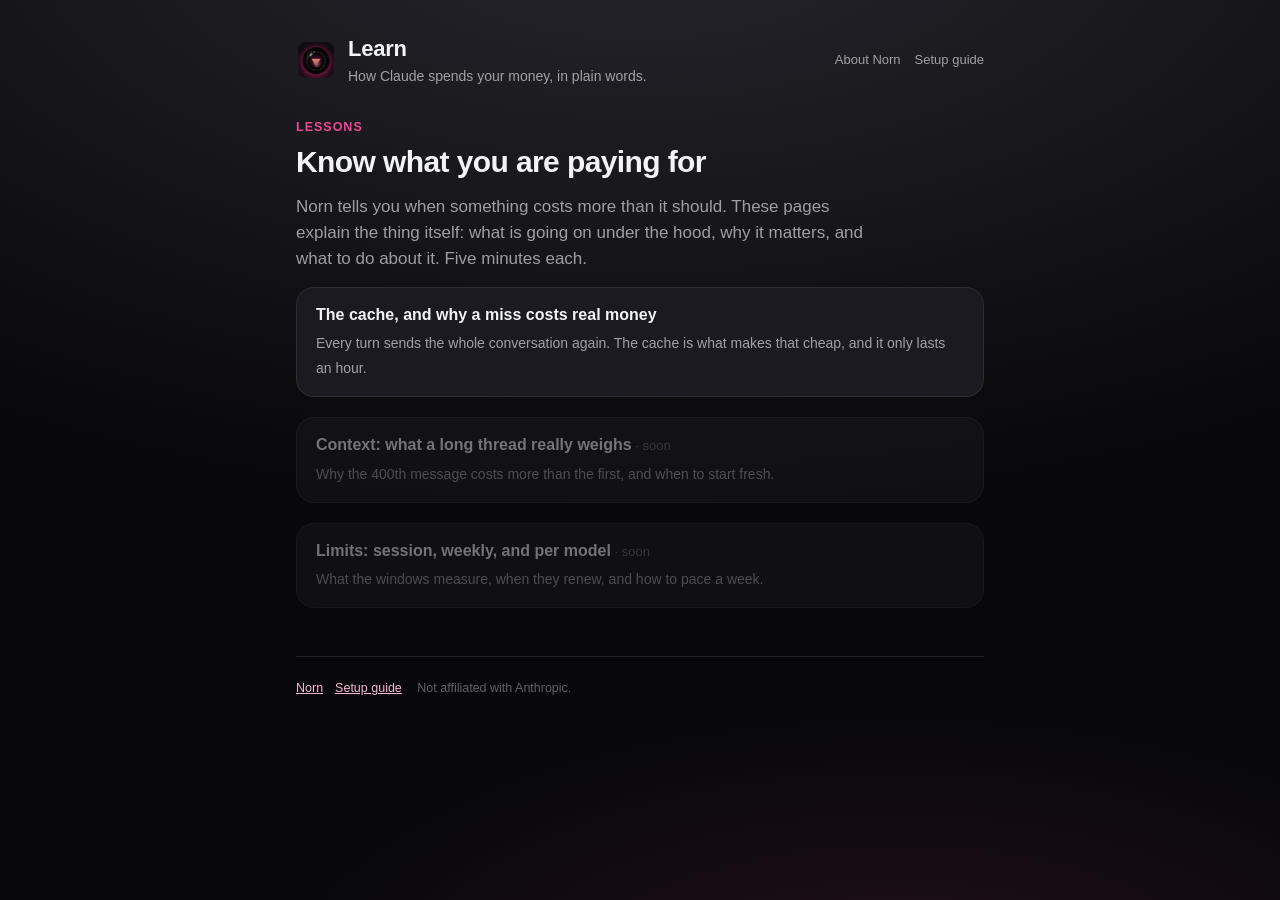
<file: learn/index.html>
<!DOCTYPE html>
<html lang="en">
<head>
<meta charset="utf-8">
<meta name="viewport" content="width=device-width, initial-scale=1">
<title>Learn · Norn</title>
<meta name="description" content="Short lessons on using Claude well: what costs what, and why. Written for people who use Claude Code every day.">
<meta property="og:title" content="Learn · Norn">
<meta property="og:description" content="Short lessons on using Claude well: what costs what, and why.">
<meta property="og:url" content="https://tkachenkobogdan.github.io/norn/learn/">
<link rel="icon" href="../icon-128.png?v=4.1.0" sizes="128x128">
<link rel="stylesheet" href="style.css">
</head>
<body>
<div class="page">
  <div class="top">
    <img src="../icon-128.png?v=4.1.0" width="40" height="40" alt="">
    <div><h1>Learn</h1><p>How Claude spends your money, in plain words.</p></div>
    <nav><a href="../">About Norn</a><a href="../guide.html">Setup guide</a></nav>
  </div>

  <p class="eyebrow">Lessons</p>
  <h2>Know what you are paying for</h2>
  <p class="lede">Norn tells you when something costs more than it should. These pages explain the thing itself: what is going on under the hood, why it matters, and what to do about it. Five minutes each.</p>

  <ul class="cards">
    <li><a href="cache.html"><b>The cache, and why a miss costs real money</b>
      <span>Every turn sends the whole conversation again. The cache is what makes that cheap, and it only lasts an hour.</span></a></li>
    <li class="soon"><a href="#"><b>Context: what a long thread really weighs</b>
      <span>Why the 400th message costs more than the first, and when to start fresh.</span></a></li>
    <li class="soon"><a href="#"><b>Limits: session, weekly, and per model</b>
      <span>What the windows measure, when they renew, and how to pace a week.</span></a></li>
  </ul>

  <footer><a href="../">Norn</a><a href="../guide.html">Setup guide</a> Not affiliated with Anthropic.</footer>
</div>
</body>
</html>
</file>
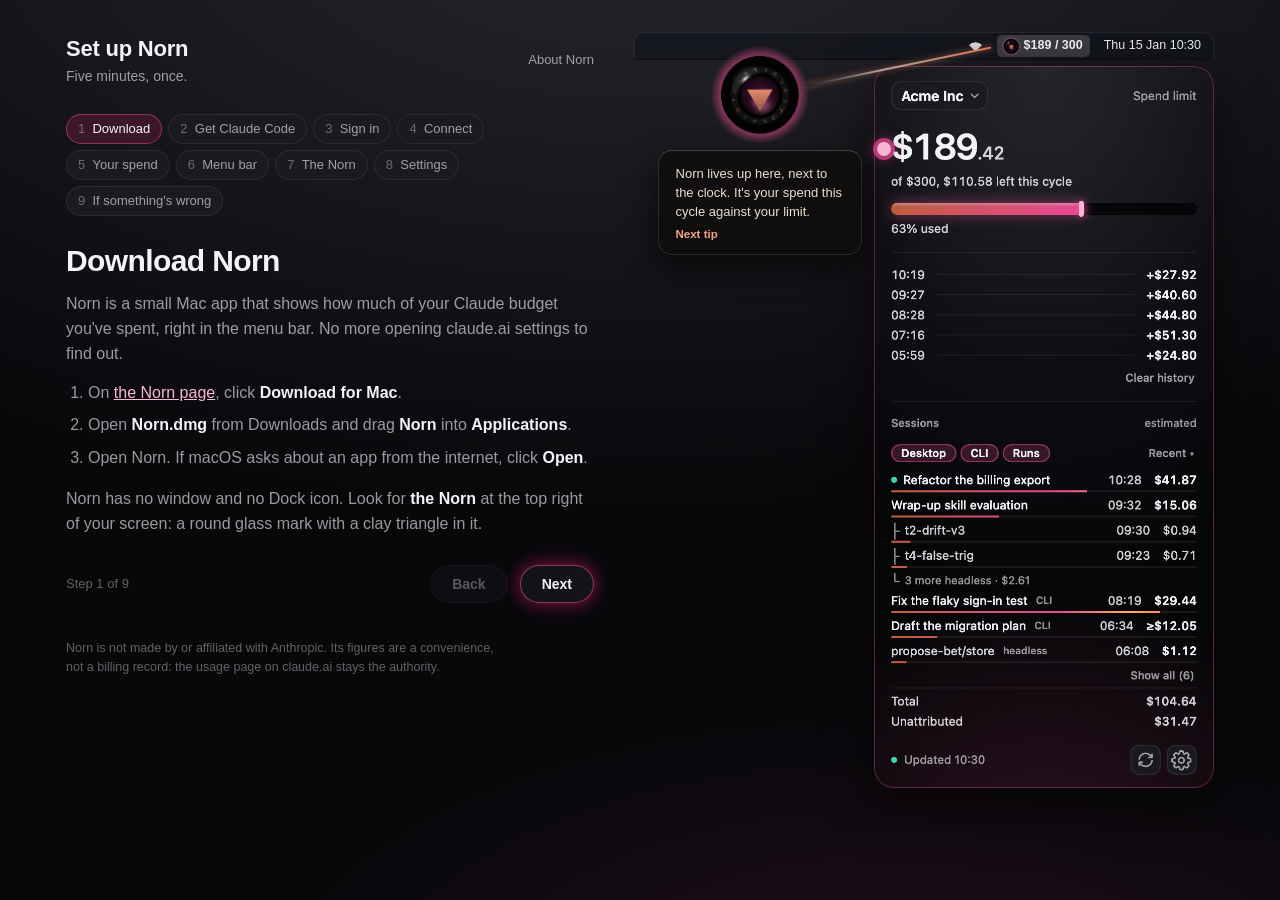
<file: guide.html>
<!DOCTYPE html>
<html lang="en">
<head>
<meta charset="utf-8">
<meta name="viewport" content="width=device-width, initial-scale=1">
<title>Set up Norn</title>
<meta name="description" content="A step-by-step guide to installing and connecting Norn, the menu-bar readout of your Claude spend.">
<meta property="og:title" content="Set up Norn">
<meta property="og:description" content="Install Norn, connect your Claude account, and read your spend from the menu bar.">
<meta property="og:url" content="https://tkachenkobogdan.github.io/norn/guide.html">
<link rel="icon" href="icon-128.png?v=4.0.0" sizes="128x128">
<style>
  /* The landing page's Onyx tokens, unchanged. */
  :root {
    --wall: #08080B; --wall-top: #26262D; --onyx: #141418;
    --magenta: #EC4896; --rim: rgba(226,80,146,.6); --aura: rgba(168,22,88,.85); --plum: #3A1729;
    --ink: #F2F4F7; --ink-2: rgba(242,244,247,.62); --ink-3: rgba(242,244,247,.38);
    --line: rgba(255,255,255,.10); --control: #1A1A20; --control-hover: #26262D; --control-edge: rgba(255,255,255,.08);
    --font: -apple-system, BlinkMacSystemFont, "SF Pro Text", "Helvetica Neue", Arial, sans-serif;
    --mono: ui-monospace, SFMono-Regular, "SF Mono", Menlo, monospace;
  }
  * { box-sizing: border-box; }
  body {
    margin: 0; font-family: var(--font); color: var(--ink); line-height: 1.55; -webkit-font-smoothing: antialiased;
    background:
      radial-gradient(900px 420px at 70% 112%, rgba(236,72,150,.12), rgba(236,72,150,0) 70%) fixed,
      radial-gradient(1200px 600px at 50% -10%, var(--wall-top), var(--wall)) fixed;
  }
  a { color: #F8B7D3; }
  code { font: 13px var(--mono); color: #FFC97D; }
  :focus-visible { outline: 2px solid var(--magenta); outline-offset: 2px; }

  .layout { max-width: 1180px; margin: 0 auto; padding: 32px 16px 64px;
            display: grid; grid-template-columns: minmax(0, 1fr) 580px; gap: 40px; align-items: start; }

  /* ---- left: the steps ---- */
  .top { display: flex; align-items: center; gap: 12px; margin-bottom: 26px; }
  .top img { width: 40px; height: 40px; }
  .top h1 { font-size: 22px; margin: 0; letter-spacing: -.01em; }
  .top p { margin: 0; color: var(--ink-2); font-size: 14px; }
  .top a { margin-left: auto; color: var(--ink-2); font-size: 13px; text-decoration: none; }
  .top a:hover { color: var(--ink); }

  ol.steps { list-style: none; margin: 0 0 28px; padding: 0; display: flex; flex-wrap: wrap; gap: 6px; counter-reset: s; }
  ol.steps li { counter-increment: s; }
  ol.steps button { cursor: pointer; border: 0; height: 30px; padding: 0 12px; border-radius: 15px; font: 500 13px var(--font);
    color: var(--ink-2); background: var(--control); box-shadow: inset 0 0 0 1px var(--control-edge); }
  ol.steps button::before { content: counter(s) "  "; white-space: pre; color: var(--ink-3); font-variant-numeric: tabular-nums; }
  ol.steps button:hover { background: var(--control-hover); color: var(--ink); }
  ol.steps button[aria-current=step] { color: var(--ink); background: var(--plum); box-shadow: inset 0 0 0 1px rgba(226,80,146,.5); }
  ol.steps button.done::before { content: "✓  "; color: var(--magenta); }

  .copy h2 { font-size: 30px; line-height: 1.15; letter-spacing: -.02em; margin: 0 0 14px; }
  .copy p { color: var(--ink-2); margin: 0 0 14px; max-width: 62ch; }
  .copy b { color: var(--ink); font-weight: 600; }
  .copy ol, .copy ul { color: var(--ink-2); margin: 0 0 16px; padding-left: 22px; max-width: 62ch; }
  .copy li { margin-bottom: 8px; }
  .kbd { font: 12px var(--mono); padding: 1px 6px; border-radius: 5px; background: var(--control); box-shadow: inset 0 0 0 1px var(--control-edge); color: var(--ink); }
  .cmd { display: flex; align-items: center; gap: 8px; max-width: 62ch; margin: 4px 0 16px; padding: 9px 9px 9px 14px;
         background: #040406; border: 1px solid var(--line); border-radius: 10px; }
  .cmd code { flex: 1; overflow-x: auto; white-space: nowrap; }
  details { max-width: 62ch; border: 1px solid var(--line); border-radius: 10px; padding: 0 14px; margin: 0 0 12px; }
  details summary { cursor: pointer; padding: 10px 0; font-weight: 500; }
  details p, details ol { font-size: 14.5px; }
  .chips { display: flex; flex-wrap: wrap; gap: 6px; margin: 4px 0 16px; }
  .chip, .copybtn { cursor: pointer; border: 0; height: 28px; padding: 0 12px; border-radius: 9px; font: 500 13px var(--font); color: var(--ink);
    background: var(--control); box-shadow: inset 0 0 0 1px var(--control-edge); }
  .chip:hover, .copybtn:hover { background: var(--control-hover); }
  .chip[aria-pressed=true] { background: var(--plum); box-shadow: inset 0 0 0 1px rgba(226,80,146,.5); }
  .chip:active, .btn:active { transform: scale(.95); }

  .nav { display: flex; align-items: center; gap: 12px; margin-top: 28px; }
  .nav .count { color: var(--ink-3); font-size: 13px; font-variant-numeric: tabular-nums; margin-right: auto; }
  .btn { cursor: pointer; border: 0; height: 38px; padding: 0 22px; border-radius: 19px; font: 600 14px var(--font); color: var(--ink); transition: transform .12s; }
  .btn-primary { background: var(--onyx); box-shadow: inset 0 0 0 1px var(--rim), 0 0 18px var(--aura); }
  .btn-ghost { background: var(--control); box-shadow: inset 0 0 0 1px var(--control-edge); }
  .btn[disabled] { opacity: .35; cursor: default; }

  /* ---- right: the Mac, with the real panel ---- */
  .stage { position: sticky; top: 24px; }
  .bar { height: 28px; border-radius: 10px 10px 0 0; display: flex; align-items: center; justify-content: flex-end; gap: 14px; padding: 0 12px;
         background: rgba(18,20,28,.7); border: 1px solid var(--control-edge); border-bottom-color: rgba(0,0,0,.35);
         font-size: 12.5px; color: rgba(255,255,255,.92); white-space: nowrap; }
  .bar svg { opacity: .9; }
  .status { display: inline-flex; align-items: center; gap: 5px; height: 22px; padding: 0 7px; border-radius: 5px; background: rgba(255,255,255,.16); font-weight: 600; font-variant-numeric: tabular-nums; }
  .shot { position: relative; margin: 6px 0 0 auto; width: 340px; }
  /* As on the index: round the square render as the 20 pt shell is rounded,
     crop its own edge hairline (2 px of 680), and draw the one rim inside. */
  .frame { position: relative; overflow: hidden; border-radius: 20px; box-shadow: 0 20px 50px rgba(0,0,0,.55); }
  .frame::after { content: ""; position: absolute; inset: 0; border-radius: inherit; pointer-events: none;
    box-shadow: inset 0 0 0 1px rgba(226,80,146,.38); }
  .frame img { display: block; width: calc(100% * 680 / 676); max-width: none; height: auto; margin: calc(-100% * 2 / 676); }

  /* hotspots: the edge of each thing the guide explains */
  .spot { position: absolute; width: 14px; height: 14px; margin: -7px 0 0 -7px; border-radius: 50%; border: 0; padding: 0; cursor: pointer;
          background: #F8B7D3; box-shadow: 0 0 0 3px rgba(236,72,150,.45), 0 0 10px rgba(168,22,88,.8); z-index: 4; opacity: .55; }
  .spot:hover { opacity: .9; }
  .spot[aria-current=true] { opacity: 1; box-shadow: 0 0 0 4px rgba(236,72,150,.7), 0 0 16px rgba(236,72,150,.95); }

  /* ---- the guide: the Norn herself, in the lane beside the panel. A still of the app's own shader
     (ball@2x.png, halo and all: she fills 1/1.9 of the picture), never redrawn here. ---- */
  .ball { position: relative; width: var(--s); height: var(--s); flex: none; }
  .ball img { position: absolute; left: 50%; top: 50%; width: calc(var(--s) * 1.9); height: calc(var(--s) * 1.9);
              max-width: none; transform: translate(-50%, -50%); display: block; }
  @keyframes spin { to { transform: rotate(360deg); } }

  /* A little under her size in the app (92 px across): 78 px, halo outside that. JS moves her. */
  .guide { position: absolute; left: 0; top: 0; z-index: 6; pointer-events: none; will-change: transform; }
  .guide .body { position: absolute; left: -39px; top: -39px; width: 78px; height: 78px; }
  .guide .ball { --s: 78px; }
  @keyframes hover { 0%, 100% { transform: translateY(-3px); } 50% { transform: translateY(3px); } }

  /* Her thread of light and her smoked-glass pane, as the app draws them: bone ink, a clay accent, no magenta. */
  .lead { position: absolute; z-index: 5; height: 1.5px; transform-origin: 0 50%; pointer-events: none; border-radius: 1px;
          background: linear-gradient(90deg, rgba(240,230,216,0), rgba(240,230,216,.67) 40%, #D97757);
          box-shadow: 0 0 6px rgba(217,119,87,.8); transition: opacity .25s; }
  .bubble { position: absolute; z-index: 6; width: 204px; padding: 15px 18px; border-radius: 14px; font-size: 13px; line-height: 1.45;
            color: #E8E0D0; background: rgba(16,13,12,.86); -webkit-backdrop-filter: blur(14px); backdrop-filter: blur(14px);
            box-shadow: inset 0 1px 0 rgba(240,230,216,.12), inset 0 0 0 1px rgba(240,230,216,.12), 0 12px 32px rgba(0,0,0,.6);
            transition: opacity .25s; }
  .stage.flying .bubble, .stage.flying .lead { opacity: 0; }
  .more { display: block; margin-top: 6px; border: 0; padding: 0; background: none; font: 600 11.5px var(--font); color: #F2A587; cursor: pointer; }
  .caption { display: none; margin: 12px 0 0; padding: 10px 12px; border-radius: 12px; font-size: 14px; line-height: 1.45;
             color: #E8E0D0; background: rgba(16,13,12,.86); box-shadow: inset 0 0 0 1px rgba(240,230,216,.12); }
  .caption .more { display: inline; margin-left: 6px; }

  .fine { color: var(--ink-3); font-size: 12.5px; margin-top: 36px; max-width: 62ch; }

  @media (max-width: 1000px) {
    .layout { grid-template-columns: 1fr; gap: 24px; }
    .stage { position: relative; top: 0; order: -1; max-width: 380px; margin: 0 auto; width: 100%; }
    .shot { width: min(340px, 100%); margin: 6px auto 0; }
    .guide, .bubble, .lead { display: none; }
    .caption { display: block; }
    .copy h2 { font-size: 25px; }
  }
  @media (prefers-reduced-motion: reduce) {
    .guide, .bubble { transition: none; }
    .guide .body { animation: none; }
  }
</style>
</head>
<body>
<div class="layout">

  <main>
    <div class="top">
      <div><h1>Set up Norn</h1><p>Five minutes, once.</p></div>
      <a href="./">About Norn</a>
    </div>

    <nav aria-label="Steps"><ol class="steps" id="steps"></ol></nav>
    <section class="copy" id="copy" aria-live="polite"></section>

    <div class="nav">
      <span class="count" id="count"></span>
      <button class="btn btn-ghost" id="back">Back</button>
      <button class="btn btn-primary" id="next">Next</button>
    </div>

    <p class="fine">Norn is not made by or affiliated with Anthropic. Its figures are a convenience, not a billing record: the usage page on claude.ai stays the authority.</p>
  </main>

  <aside class="stage" id="stage" aria-label="Norn on your Mac">
    <div class="bar" id="bar">
      <svg width="15" height="11" viewBox="0 0 15 11" aria-hidden="true"><path d="M7.5 10.5 1 4a9.2 9.2 0 0 1 13 0z" fill="currentColor"/></svg>
      <span class="status" id="status">
        <span class="ball" style="--s:15px"><img data-shell src="ball@2x.png?v=4.0.0" width="1140" height="1140" alt=""></span>
        <span>$189 / 300</span>
      </span>
      <span>Thu 15 Jan 10:30</span>
    </div>
    <div class="shot" id="shot"><div class="frame"><img id="img" src="" alt=""></div></div>
    <div class="lead" id="lead"></div>
    <div class="guide" id="guide" aria-hidden="true"><div class="body">
      <div class="ball"><img data-shell src="ball@2x.png?v=4.0.0" width="1140" height="1140" alt=""></div></div></div>
    <div class="bubble below" id="bubble"></div>
    <p class="caption" id="caption" aria-live="polite"></p>
  </aside>
</div>

<script>
// Every picture is the app's own render (SPENDBAR_SNAPSHOT_* fixtures), at @2x.
// A tip's x/y mark the left edge of what it explains, as percentages of that
// picture; "bar" points at the status item. The guide waits in the lane beside it.
const V = "?v=4.0.0";
const IMG = {
  ledger:       ["guide/ledger@2x.png", 680, 1440, "Norn's panel on a dollar plan: $189.42 of $300 spent this cycle, recent checks, and Claude Code sessions with estimated costs."],
  notInstalled: ["guide/not-installed@2x.png", 680, 650, "Claude Code isn't installed: buttons for the Claude app and the Claude Code CLI, Check again and Setup help."],
  signIn:       ["guide/sign-in@2x.png", 680, 792, "Sign in to Claude Code: the claude auth login command, Open Terminal, and a Waiting for sign-in line."],
  connect:      ["guide/connect@2x.png", 680, 836, "Connect through Claude Code: Norn found two accounts, never reads a login, and a Connect button."],
  menubar:      ["guide/menubar@2x.png", 680, 554, "Menu bar styles: Full, Compact, Minimal and Mark, each with a sample."],
  norn:         ["guide/norn@2x.png", 680, 1204, "The Norn: awake, with what she tells you. Context, Questions, Done, Usage limits, Weekly steps and Hover hints."],
  settings:     ["guide/settings@2x.png", 680, 892, "Settings: The Norn, Account, Appearance, Refresh every, Toggle shortcut and Open at login."],
  signedOut:    ["guide/signed-out@2x.png", 680, 556, "Claude Code signed out of Acme Inc, with the sign-in command and Open Terminal."],
  tooOld:       ["guide/too-old@2x.png", 680, 494, "Claude Code is too old to report usage, with the claude update command."],
  offline:      ["guide/offline@2x.png", 680, 378, "This Mac is offline. Usage will load as soon as it's back online."]
};

const STEPS = [
  { nav: "Download", img: "ledger",
    tips: [
      { at: "bar", t: "Norn lives up here, next to the clock. It's your spend this cycle against your limit." },
      { x: 3, y: 11.5, t: "Click the Norn and the panel opens: the full figure, what's left, and where it went." }
    ],
    html: `<h2>Download Norn</h2>
      <p>Norn is a small Mac app that shows how much of your Claude budget you've spent, right in the menu bar. No more opening claude.ai settings to find out.</p>
      <ol>
        <li>On <a href="./">the Norn page</a>, click <b>Download for Mac</b>.</li>
        <li>Open <b>Norn.dmg</b> from Downloads and drag <b>Norn</b> into <b>Applications</b>.</li>
        <li>Open Norn. If macOS asks about an app from the internet, click <b>Open</b>.</li>
      </ol>
      <p>Norn has no window and no Dock icon. Look for <b>the Norn</b> at the top right of your screen: a round glass mark with a clay triangle in it.</p>` },

  { nav: "Get Claude Code", img: "notInstalled",
    tips: [
      { x: 4.5, y: 68.1, t: "Easiest: install the Claude desktop app. Norn uses the Claude Code that comes inside it." },
      { x: 50, y: 68.1, t: "Or install Claude Code on its own. It takes one Terminal command." },
      { x: 25.5, y: 79.7, t: "Installed? Click Check again." }
    ],
    html: `<h2>Norn reads your spend through Claude Code</h2>
      <p>Claude Code is Anthropic's own tool. You don't have to write code to use Norn: it asks Claude Code for your account's usage, the same figures claude.ai shows you.</p>
      <p>Click the Norn. If the app says <b>Claude Code isn't installed</b>, pick one:</p>
      <ul>
        <li><b>Claude app</b>: the Claude desktop app. Install it, open it once, then come back.</li>
        <li><b>Claude Code CLI</b>: if you'd rather not install the app, see below.</li>
      </ul>
      <details><summary>Install Claude Code from Terminal</summary>
        <ol><li>Press <span class="kbd">⌘ Space</span>, type <b>Terminal</b>, press Return.</li>
        <li>Paste this and press Return:</li></ol>
        <div class="cmd"><code id="install-cmd">curl -fsSL https://claude.ai/install.sh | bash</code><button class="copybtn" data-copy="install-cmd">Copy</button></div>
        <p>When it finishes, close Terminal and click <b>Check again</b> in Norn.</p>
      </details>` },

  { nav: "Sign in", img: "signIn",
    tips: [
      { x: 4.5, y: 56.1, t: "This is the sign-in command. You don't need to type it." },
      { x: 27, y: 67.1, t: "Click Open Terminal, then press Return. Your browser opens: sign in with your work Claude account." },
      { x: 28, y: 76.2, t: "Norn notices by itself when you're signed in." }
    ],
    html: `<h2>Sign in with your work account</h2>
      <p>Sign in with the <b>same Claude account you use at work</b>, the one your company pays for.</p>
      <ol>
        <li>Click <b>Open Terminal</b>. Norn types the command for you.</li>
        <li>Press <b>Return</b>. Your browser opens.</li>
        <li>Sign in and approve. Then come back to Norn.</li>
      </ol>
      <p>Your password goes to Anthropic, never to Norn. Norn can't read it and never stores it.</p>` },

  { nav: "Connect", img: "connect",
    tips: [
      { x: 3.5, y: 55.9, t: "The accounts Norn found. You can switch between them later in Settings." },
      { x: 27, y: 75.2, t: "Click Connect. That's the whole set-up." }
    ],
    html: `<h2>Connect</h2>
      <p>Norn lists what it will and won't do, and the Claude accounts it found on this Mac. Click <b>Connect</b>.</p>
      <p>Signed in to a personal account too? Norn shows one at a time. Pick your work one under <b>Settings › Account</b>.</p>` },

  { nav: "Your spend", img: "ledger",
    tips: [
      { x: 3, y: 11.5, t: "Spent this cycle, of your limit, and what's left." },
      { x: 3, y: 20, t: "The meter fills as the cycle goes on." },
      { x: 3, y: 29, t: "Each line is one check and what it added. A big jump means a busy hour." },
      { x: 3, y: 90.7, t: "Unattributed: spend that isn't from Claude Code on this Mac, such as your chats on claude.ai or another computer." }
    ],
    html: `<h2>Your spend at a glance</h2>
      <p>On a company plan billed in dollars, the panel shows <b>what you've spent this cycle</b>, your <b>limit</b>, and <b>what's left</b>.</p>
      <ul>
        <li><b>Recent checks</b>: what each check added, so you can see when spend went up.</li>
        <li><b>Sessions</b>: if you also use Claude Code, each session with its estimated cost.</li>
        <li><b>Unattributed</b>: the rest of your spend, which is mostly chats if you don't use Claude Code.</li>
      </ul>
      <p>On a personal Pro or Max plan you'll see your session and weekly limits instead.</p>` },

  { nav: "Menu bar", img: "menubar",
    tips: [
      { x: 3, y: 38.5, t: "Full: spent and limit." },
      { x: 3, y: 71, t: "Minimal: just what you've spent." },
      { x: 3, y: 87, t: "Mark: only the Norn, for a tidy menu bar." }
    ],
    html: `<h2>Choose what the menu bar shows</h2>
      <p>The figure next to the Norn is always there, so you can keep an eye on spend without clicking.</p>
      <p>Change it in <b>Settings › Appearance › Menu bar</b>. Norn checks every few minutes, and again whenever you open the panel.</p>` },

  { nav: "The Norn", img: "norn",
    tips: [
      { x: 3, y: 42, t: "Context: when a thread is big enough to warn about." },
      { x: 3, y: 63, t: "Done: tells you when a long turn has finished." },
      { x: 3, y: 73, t: "Usage limits: how full before she warns." }
    ],
    html: `<h2>She comes to you</h2>
      <p>The Norn is awake from the start. When a thread grows heavy, Claude is waiting on you, a long turn ends or a limit draws near, she drops from the menu bar and says so.</p>
      <ul>
        <li><b>The first time</b>, she says hello and shows you two things: press and hold her to ask a question, and drag her away to send her home.</li>
        <li><b>Got it</b>, in the corner of what she says, sends her back.</li>
        <li><b>Settings › The Norn</b> picks what she tells you, or lets her sleep.</li>
      </ul>` },

  { nav: "Settings", img: "settings",
    tips: [
      { x: 2.5, y: 82, t: "Turn on Open at login so Norn starts with your Mac." },
      { x: 2.5, y: 19, t: "The Norn: what she tells you, or let her sleep." },
      { x: 2.5, y: 33, t: "Account: switch between work and personal." },
      { x: 2.5, y: 70, t: "A keyboard shortcut to open Norn from any app." }
    ],
    html: `<h2>Settings</h2>
      <p>Click the gear at the bottom of the panel.</p>
      <ul>
        <li><b>Open at login</b>: keep this on, or Norn is gone after a restart.</li>
        <li><b>The Norn</b>: what she tells you about, or let her sleep.</li>
        <li><b>Account</b>: which Claude account Norn shows.</li>
        <li><b>Appearance</b>: dark, light, or follow your Mac, and the menu bar text.</li>
        <li><b>Refresh every</b>: how often Norn checks.</li>
        <li><b>Toggle shortcut</b>: open the panel from anywhere.</li>
      </ul>` },

  { nav: "If something's wrong", img: "signedOut", trouble: true,
    html: `<h2>If something's wrong</h2>
      <p>The panel says what happened and gives you one thing to do. Every set-up screen also has a <b>Setup help</b> link back to this page.</p>
      <div class="chips" id="troubles"></div>
      <details><summary>Is Norn safe?</summary>
        <p>Norn never asks for, sees or stores your Claude password, and it doesn't read your chats. It asks Claude Code for your usage figures and shows them. It's signed and notarised by Apple, and it updates itself.</p>
      </details>
      <details><summary>How do I remove it?</summary>
        <p>Click the Norn, click the gear, click <b>Quit</b>, then move Norn from Applications to the Bin.</p>
      </details>` }
];

const TROUBLE = {
  signedOut: [
    { x: 3, y: 25, t: "Claude Code was signed out, which happens now and then." },
    { x: 4.5, y: 54, t: "Click Open Terminal, press Return, sign in again. Norn picks it up by itself." }
  ],
  tooOld: [
    { x: 3, y: 27, t: "Your Claude Code is too old to report usage." },
    { x: 4.5, y: 58, t: "Update it with this command, or update the Claude app, then click Check again." }
  ],
  offline: [
    { x: 44, y: 30, t: "No internet. Norn shows your last figures again as soon as you're back online." }
  ]
};
const TROUBLE_NAMES = [["signedOut", "Signed out"], ["tooOld", "Needs an update"], ["offline", "Offline"]];

// The shell picked on the landing page (Onyx unless Pearl was chosen there).
try { if (localStorage.getItem("norn-shell") === "pearl")
  document.querySelectorAll("img[data-shell]").forEach(i => i.src = "ball-pearl@2x.png?v=4.0.0"); } catch (e) {}

const $ = s => document.querySelector(s);
const stage = $("#stage"), shot = $("#shot"), img = $("#img"), guide = $("#guide"), bubble = $("#bubble"),
      lead = $("#lead"), dieBall = guide.querySelector(".ball");
let step = 0, tip = 0, trouble = "signedOut", visited = new Set([0]), landTimer;

function tipsOf(s) { return s.trouble ? TROUBLE[trouble] : s.tips; }
function imgOf(s) { return s.trouble ? trouble : s.img; }

// The target, in px within the stage.
function target(t) {
  const base = stage.getBoundingClientRect();
  if (t.at === "bar") {
    const r = $("#status").getBoundingClientRect();
    return [r.left - base.left, r.top + r.height / 2 - base.top];
  }
  const r = shot.getBoundingClientRect();
  return [r.left - base.left + r.width * t.x / 100, r.top - base.top + r.height * t.y / 100];
}

function fly(n) {
  const tips = tipsOf(STEPS[step]);
  tip = (n + tips.length) % tips.length;
  const t = tips[tip], [tx, ty] = target(t);
  const laneX = (shot.getBoundingClientRect().left - stage.getBoundingClientRect().left) / 2;
  const bx = laneX, by = Math.min(Math.max(ty, 60), stage.clientHeight - 60);

  stage.classList.add("flying");
  dieBall.classList.add("turn");
  motion.goal = [bx, by]; motion.aim = [tx, ty]; motion.landed = -1;

  const more = tips.length > 1 ? `<button class="more">${tip < tips.length - 1 ? "Next tip" : "From the top"}</button>` : "";
  bubble.innerHTML = $("#caption").innerHTML = t.t + more;
  document.querySelectorAll(".bubble .more, .caption .more").forEach(b => b.onclick = () => fly(tip + 1));
  const h = bubble.offsetHeight, below = by + 55 + h < stage.clientHeight;
  bubble.classList.toggle("below", below);
  bubble.classList.toggle("above", !below);
  motion.bubble = [-bubble.offsetWidth / 2, below ? 55 : -55 - h];
  if (!motion.started) { motion.p = [bx, by]; motion.started = true; }

  shot.querySelectorAll(".spot").forEach((s, k) => s.setAttribute("aria-current", k === tip));
  clearTimeout(landTimer);
  const still = matchMedia("(prefers-reduced-motion: reduce)").matches;
  landTimer = setTimeout(() => { stage.classList.remove("flying"); dieBall.classList.remove("turn"); }, still ? 0 : 900);
}

// She moves as the app moves her (DropTuning, BallDrop+Motion): an overdamped spring, stiffness 7 over 2 s;
// on landing a flutter (5 pt, 7 a second, gone in 1.2 s) and a rock (0.26 rad, 1.15 Hz); then her hover,
// sway ±6 pt every 4 s and float 15 pt every 8 s. Her lead and her pane travel with her.
const motion = { p: [0, 0], v: [0, 0], goal: [0, 0], aim: [0, 0], bubble: [0, 0], landed: -1, started: false, last: 0 };
(function () {
  const TAU = Math.PI * 2, W = 3.5, still = matchMedia("(prefers-reduced-motion: reduce)").matches, t0 = performance.now();
  const flutter = t => t < 0 || t > 1.2 ? 0 : 5 * Math.exp(-3 * t) * Math.sin(TAU * 7 * t);
  const rock = t => t < 0 || t > 1.9 ? 0 : -0.26 * Math.exp(-2.6 * t) * Math.sin(TAU * 1.15 * t);
  function frame(now) {
    const dt = Math.min(0.25, (now - motion.last) / 1000 || 0); motion.last = now;
    const p = motion.p, v = motion.v, g = motion.goal;
    if (still) { p[0] = g[0]; p[1] = g[1]; }
    else for (let n = Math.ceil(dt * 240), h = dt / Math.max(1, n), i = 0; i < n; i++)
      for (let k = 0; k < 2; k++) { v[k] += (-W * W * (p[k] - g[k]) - 2 * W * v[k]) * h; p[k] += v[k] * h; }
    if (motion.landed < 0 && Math.hypot(p[0] - g[0], p[1] - g[1]) < 1.5) motion.landed = now;
    const since = motion.landed < 0 ? -1 : (now - motion.landed) / 1000, t = (now - t0) / 1000;
    const calm = still ? 0 : 1;
    const x = p[0] + calm * (flutter(since) + 6 * Math.sin(TAU * t / 4));
    const y = p[1] + calm * 15 * (Math.cos(TAU * t / 8) * 0.5 - 1 / 6);
    guide.style.transform = `translate(${x}px, ${y}px) rotate(${calm * rock(since)}rad)`;
    bubble.style.left = x + motion.bubble[0] + "px";
    bubble.style.top = y + motion.bubble[1] + "px";
    const [tx, ty] = motion.aim, dx = tx - x, dy = ty - y, length = Math.hypot(dx, dy) || 1, rim = 46;
    lead.style.left = x + dx / length * rim + "px";
    lead.style.top = y + dy / length * rim - 1 + "px";
    lead.style.width = Math.max(0, length - rim - 6) + "px";
    lead.style.transform = `rotate(${Math.atan2(dy, dx)}rad)`;
    requestAnimationFrame(frame);
  }
  requestAnimationFrame(n => { motion.last = n; frame(n); });
})();

function spots() {
  shot.querySelectorAll(".spot").forEach(s => s.remove());
  tipsOf(STEPS[step]).forEach((t, k) => {
    if (t.at === "bar") return;
    const b = document.createElement("button");
    b.className = "spot"; b.style.left = t.x + "%"; b.style.top = t.y + "%";
    b.setAttribute("aria-label", t.t); b.onclick = () => fly(k);
    shot.appendChild(b);
  });
}

function show(n) {
  step = Math.max(0, Math.min(STEPS.length - 1, n));
  visited.add(step);
  const s = STEPS[step], [src, w, h, alt] = IMG[imgOf(s)];
  $("#copy").innerHTML = s.html;
  document.querySelectorAll("#steps button").forEach((b, k) => {
    k === step ? b.setAttribute("aria-current", "step") : b.removeAttribute("aria-current");
    b.classList.toggle("done", visited.has(k) && k < step);
  });
  $("#count").textContent = `Step ${step + 1} of ${STEPS.length}`;
  $("#back").disabled = step === 0;
  $("#next").textContent = step === STEPS.length - 1 ? "Done" : "Next";

  if (s.trouble) {
    const el = $("#troubles");
    el.innerHTML = TROUBLE_NAMES.map(([k, l]) => `<button class="chip" aria-pressed="${k === trouble}" data-k="${k}">${l}</button>`).join("");
    el.onclick = e => { const b = e.target.closest("[data-k]"); if (b) { trouble = b.dataset.k; show(step); } };
  }
  document.querySelectorAll("[data-copy]").forEach(b => b.addEventListener("click", () => {
    navigator.clipboard?.writeText(document.getElementById(b.dataset.copy).textContent);
    b.textContent = "Copied";
  }));

  const go = () => { spots(); fly(0); };
  if (img.getAttribute("src") !== src + V) {
    img.onload = go; img.src = src + V; img.width = w; img.height = h; img.alt = alt;
    if (img.complete) go();
  } else go();
}

$("#steps").innerHTML = STEPS.map((s, k) => `<li><button data-k="${k}">${s.nav}</button></li>`).join("");
$("#steps").onclick = e => { const b = e.target.closest("[data-k]"); if (b) show(+b.dataset.k); };
$("#back").onclick = () => show(step - 1);
$("#next").onclick = () => step === STEPS.length - 1 ? (location.href = "./") : show(step + 1);
addEventListener("resize", () => fly(tip));
addEventListener("keydown", e => {
  if (e.target.closest("summary, input, textarea")) return;
  if (e.key === "ArrowRight") show(step + 1);
  if (e.key === "ArrowLeft") show(step - 1);
});
show(0);
</script>
</body>
</html>
</file>
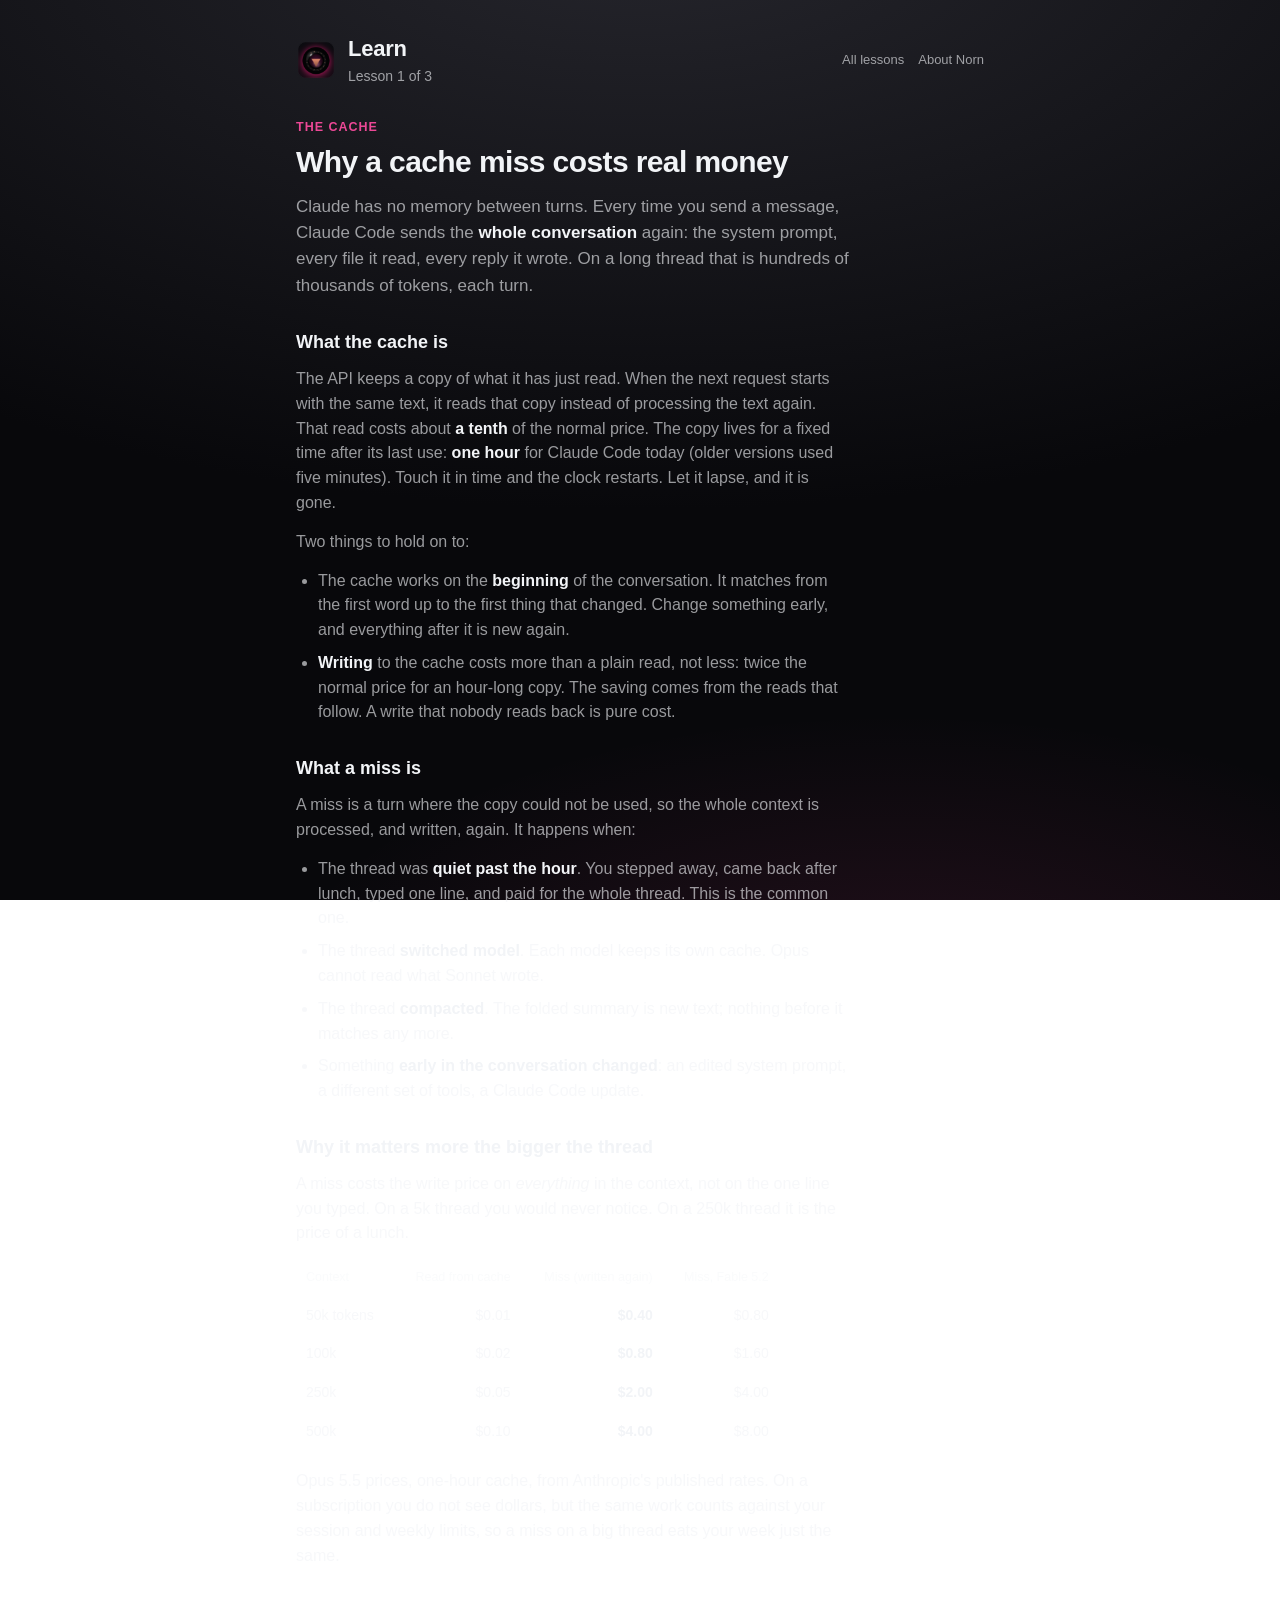
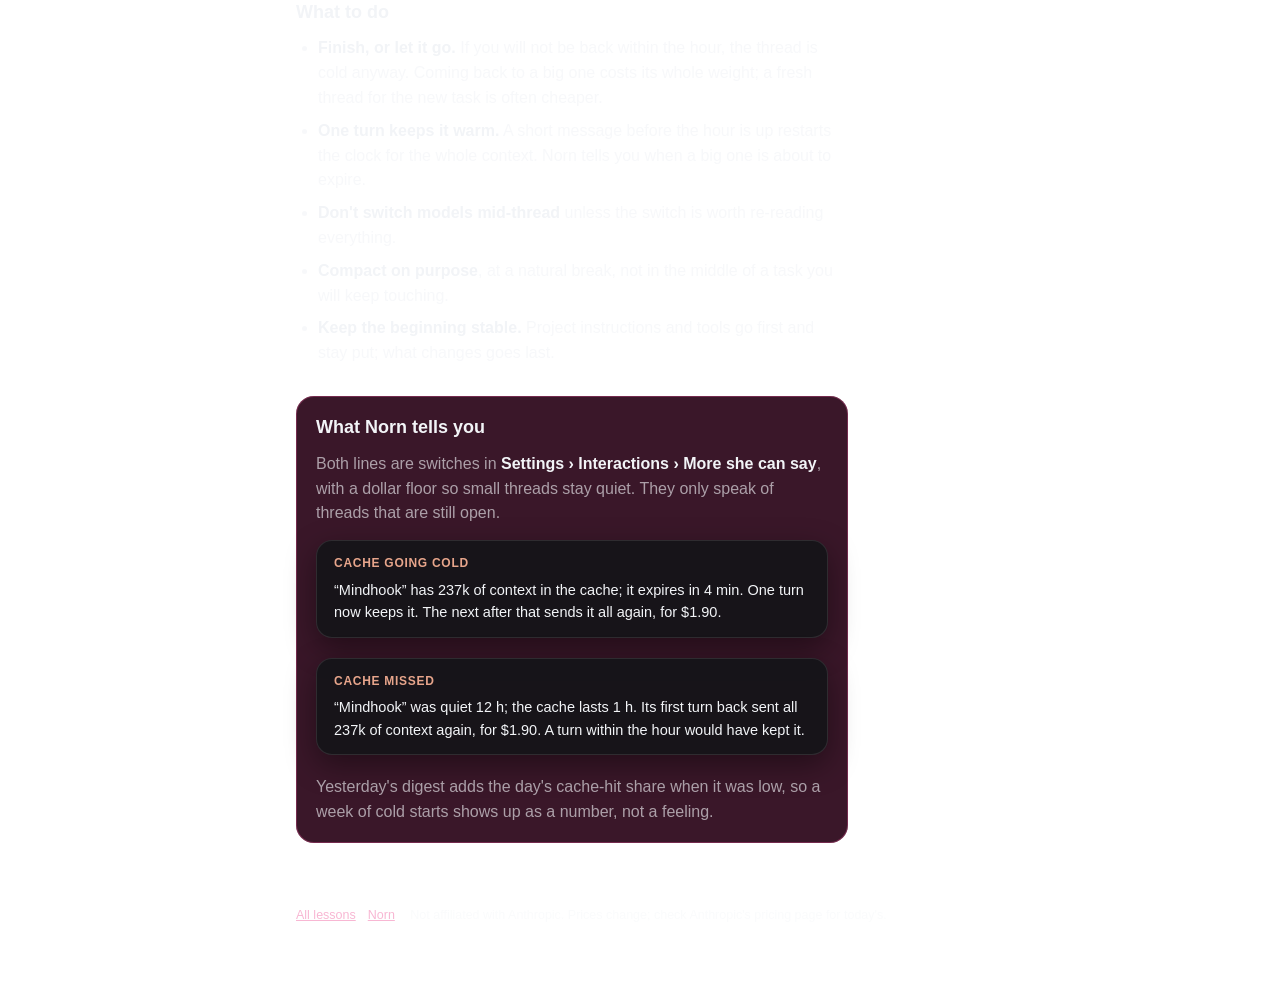
<file: learn/cache.html>
<!DOCTYPE html>
<html lang="en">
<head>
<meta charset="utf-8">
<meta name="viewport" content="width=device-width, initial-scale=1">
<title>The cache · Learn · Norn</title>
<meta name="description" content="What Claude's prompt cache is, why a miss on a big context costs real money, and how to keep it warm.">
<meta property="og:title" content="The cache, and why a miss costs real money">
<meta property="og:description" content="Every turn sends the whole conversation again. The cache is what makes that cheap, and it only lasts an hour.">
<meta property="og:url" content="https://tkachenkobogdan.github.io/norn/learn/cache.html">
<link rel="icon" href="../icon-128.png?v=4.1.0" sizes="128x128">
<link rel="stylesheet" href="style.css">
</head>
<body>
<div class="page">
  <div class="top">
    <img src="../icon-128.png?v=4.1.0" width="40" height="40" alt="">
    <div><h1>Learn</h1><p>Lesson 1 of 3</p></div>
    <nav><a href="./">All lessons</a><a href="../">About Norn</a></nav>
  </div>

  <p class="eyebrow">The cache</p>
  <h2>Why a cache miss costs real money</h2>
  <p class="lede">Claude has no memory between turns. Every time you send a message, Claude Code sends the <b>whole conversation</b> again: the system prompt, every file it read, every reply it wrote. On a long thread that is hundreds of thousands of tokens, each turn.</p>

  <h3>What the cache is</h3>
  <p>The API keeps a copy of what it has just read. When the next request starts with the same text, it reads that copy instead of processing the text again. That read costs about <b>a tenth</b> of the normal price. The copy lives for a fixed time after its last use: <b>one hour</b> for Claude Code today (older versions used five minutes). Touch it in time and the clock restarts. Let it lapse, and it is gone.</p>
  <p>Two things to hold on to:</p>
  <ul>
    <li>The cache works on the <b>beginning</b> of the conversation. It matches from the first word up to the first thing that changed. Change something early, and everything after it is new again.</li>
    <li><b>Writing</b> to the cache costs more than a plain read, not less: twice the normal price for an hour-long copy. The saving comes from the reads that follow. A write that nobody reads back is pure cost.</li>
  </ul>

  <h3>What a miss is</h3>
  <p>A miss is a turn where the copy could not be used, so the whole context is processed, and written, again. It happens when:</p>
  <ul>
    <li>The thread was <b>quiet past the hour</b>. You stepped away, came back after lunch, typed one line, and paid for the whole thread. This is the common one.</li>
    <li>The thread <b>switched model</b>. Each model keeps its own cache. Opus cannot read what Sonnet wrote.</li>
    <li>The thread <b>compacted</b>. The folded summary is new text; nothing before it matches any more.</li>
    <li>Something <b>early in the conversation changed</b>: an edited system prompt, a different set of tools, a Claude Code update.</li>
  </ul>

  <h3>Why it matters more the bigger the thread</h3>
  <p>A miss costs the write price on <em>everything</em> in the context, not on the one line you typed. On a 5k thread you would never notice. On a 250k thread it is the price of a lunch.</p>
  <table>
    <tr><th>Context</th><th>Read from cache</th><th>Miss (written again)</th><th>Miss, Fable 5.2</th></tr>
    <tr><td>50k tokens</td><td>$0.01</td><td><b>$0.40</b></td><td>$0.80</td></tr>
    <tr><td>100k</td><td>$0.02</td><td><b>$0.80</b></td><td>$1.60</td></tr>
    <tr><td>250k</td><td>$0.05</td><td><b>$2.00</b></td><td>$4.00</td></tr>
    <tr><td>500k</td><td>$0.10</td><td><b>$4.00</b></td><td>$8.00</td></tr>
  </table>
  <p>Opus 5.5 prices, one-hour cache, from Anthropic's published rates. On a subscription you do not see dollars, but the same work counts against your session and weekly limits, so a miss on a big thread eats your week just the same.</p>

  <h3>What to do</h3>
  <ul>
    <li><b>Finish, or let it go.</b> If you will not be back within the hour, the thread is cold anyway. Coming back to a big one costs its whole weight; a fresh thread for the new task is often cheaper.</li>
    <li><b>One turn keeps it warm.</b> A short message before the hour is up restarts the clock for the whole context. Norn tells you when a big one is about to expire.</li>
    <li><b>Don't switch models mid-thread</b> unless the switch is worth re-reading everything.</li>
    <li><b>Compact on purpose</b>, at a natural break, not in the middle of a task you will keep touching.</li>
    <li><b>Keep the beginning stable.</b> Project instructions and tools go first and stay put; what changes goes last.</li>
  </ul>

  <div class="norn-says">
    <h3>What Norn tells you</h3>
    <p>Both lines are switches in <b>Settings › Interactions › More she can say</b>, with a dollar floor so small threads stay quiet. They only speak of threads that are still open.</p>
    <div class="bubble"><b>Cache going cold</b><p>“Mindhook” has 237k of context in the cache; it expires in 4 min. One turn now keeps it. The next after that sends it all again, for $1.90.</p></div>
    <div class="bubble"><b>Cache missed</b><p>“Mindhook” was quiet 12 h; the cache lasts 1 h. Its first turn back sent all 237k of context again, for $1.90. A turn within the hour would have kept it.</p></div>
    <p>Yesterday's digest adds the day's cache-hit share when it was low, so a week of cold starts shows up as a number, not a feeling.</p>
  </div>

  <footer><a href="./">All lessons</a><a href="../">Norn</a> Not affiliated with Anthropic. Prices change; check Anthropic's pricing page for today's.</footer>
</div>
</body>
</html>
</file>
<file: learn/style.css>
/* The landing page's Onyx tokens, unchanged, for the Learn pages. */
:root {
  --wall: #08080B; --wall-top: #26262D; --onyx: #141418;
  --magenta: #EC4896; --rim: rgba(226,80,146,.6); --aura: rgba(168,22,88,.85); --plum: #3A1729;
  --ink: #F2F4F7; --ink-2: rgba(242,244,247,.62); --ink-3: rgba(242,244,247,.38);
  --line: rgba(255,255,255,.10); --control: #1A1A20; --control-hover: #26262D; --control-edge: rgba(255,255,255,.08);
  --font: -apple-system, BlinkMacSystemFont, "SF Pro Text", "Helvetica Neue", Arial, sans-serif;
  --mono: ui-monospace, SFMono-Regular, "SF Mono", Menlo, monospace;
}
* { box-sizing: border-box; }
body {
  margin: 0; font-family: var(--font); color: var(--ink); line-height: 1.55; -webkit-font-smoothing: antialiased;
  background:
    radial-gradient(900px 420px at 70% 112%, rgba(236,72,150,.12), rgba(236,72,150,0) 70%) fixed,
    radial-gradient(1200px 600px at 50% -10%, var(--wall-top), var(--wall)) fixed;
}
a { color: #F8B7D3; }
code { font: 13px var(--mono); color: #FFC97D; }
:focus-visible { outline: 2px solid var(--magenta); outline-offset: 2px; }

.page { max-width: 720px; margin: 0 auto; padding: 32px 16px 64px; }
.top { display: flex; align-items: center; gap: 12px; margin-bottom: 30px; }
.top img { width: 40px; height: 40px; }
.top h1 { font-size: 22px; margin: 0; letter-spacing: -.01em; }
.top p { margin: 0; color: var(--ink-2); font-size: 14px; }
.top nav { margin-left: auto; display: flex; gap: 14px; }
.top nav a { color: var(--ink-2); font-size: 13px; text-decoration: none; }
.top nav a:hover { color: var(--ink); }

h2 { font-size: 30px; line-height: 1.15; letter-spacing: -.02em; margin: 0 0 14px; }
h3 { font-size: 18px; margin: 30px 0 10px; }
p, li { color: var(--ink-2); }
p { margin: 0 0 14px; max-width: 62ch; }
b { color: var(--ink); font-weight: 600; }
ul, ol { margin: 0 0 16px; padding-left: 22px; max-width: 62ch; }
li { margin-bottom: 8px; }
.lede { font-size: 17px; color: var(--ink-2); }
.eyebrow { font-size: 12.5px; letter-spacing: .08em; text-transform: uppercase; color: var(--magenta); margin: 0 0 8px; font-weight: 600; }

table { border-collapse: collapse; width: 100%; max-width: 62ch; margin: 6px 0 18px; font-size: 14px; font-variant-numeric: tabular-nums; }
th, td { text-align: left; padding: 8px 10px; border-bottom: 1px solid var(--line); color: var(--ink-2); }
th { color: var(--ink-3); font-weight: 500; font-size: 12.5px; }
td:not(:first-child), th:not(:first-child) { text-align: right; }
td b { color: var(--ink); }

.bubble { max-width: 62ch; margin: 14px 0 20px; padding: 14px 18px; border-radius: 16px; background: rgba(20,20,24,.92);
  box-shadow: inset 0 0 0 1px var(--line), 0 10px 30px rgba(0,0,0,.4); }
.bubble b { display: block; font-size: 12px; letter-spacing: .06em; text-transform: uppercase; color: #E7A58B; margin-bottom: 6px; }
.bubble p { margin: 0; color: var(--ink); font-size: 14.5px; }

.cards { list-style: none; padding: 0; margin: 0; display: grid; gap: 12px; max-width: none; }
.cards a { display: block; padding: 16px 20px; border-radius: 18px; background: var(--control); text-decoration: none; color: var(--ink);
  box-shadow: inset 0 0 0 1px var(--control-edge); }
.cards a:hover { background: var(--control-hover); box-shadow: inset 0 0 0 1px var(--magenta), 0 0 22px rgba(168,22,88,.35); }
.cards a b { display: block; font-size: 16px; margin-bottom: 4px; }
.cards a span { color: var(--ink-2); font-size: 14px; line-height: 1.45; }
.cards .soon { opacity: .45; pointer-events: none; }
.cards .soon b::after { content: " · soon"; color: var(--ink-3); font-weight: 500; font-size: 13px; }

.norn-says { margin-top: 30px; padding: 18px 20px; border-radius: 18px; background: var(--plum); box-shadow: inset 0 0 0 1px rgba(226,80,146,.35); max-width: 62ch; }
.norn-says h3 { margin-top: 0; }
.norn-says p:last-child { margin-bottom: 0; }

footer { border-top: 1px solid var(--line); margin-top: 40px; padding-top: 22px; color: var(--ink-3); font-size: 12.5px; }
footer a { margin-right: 12px; }
</file>
